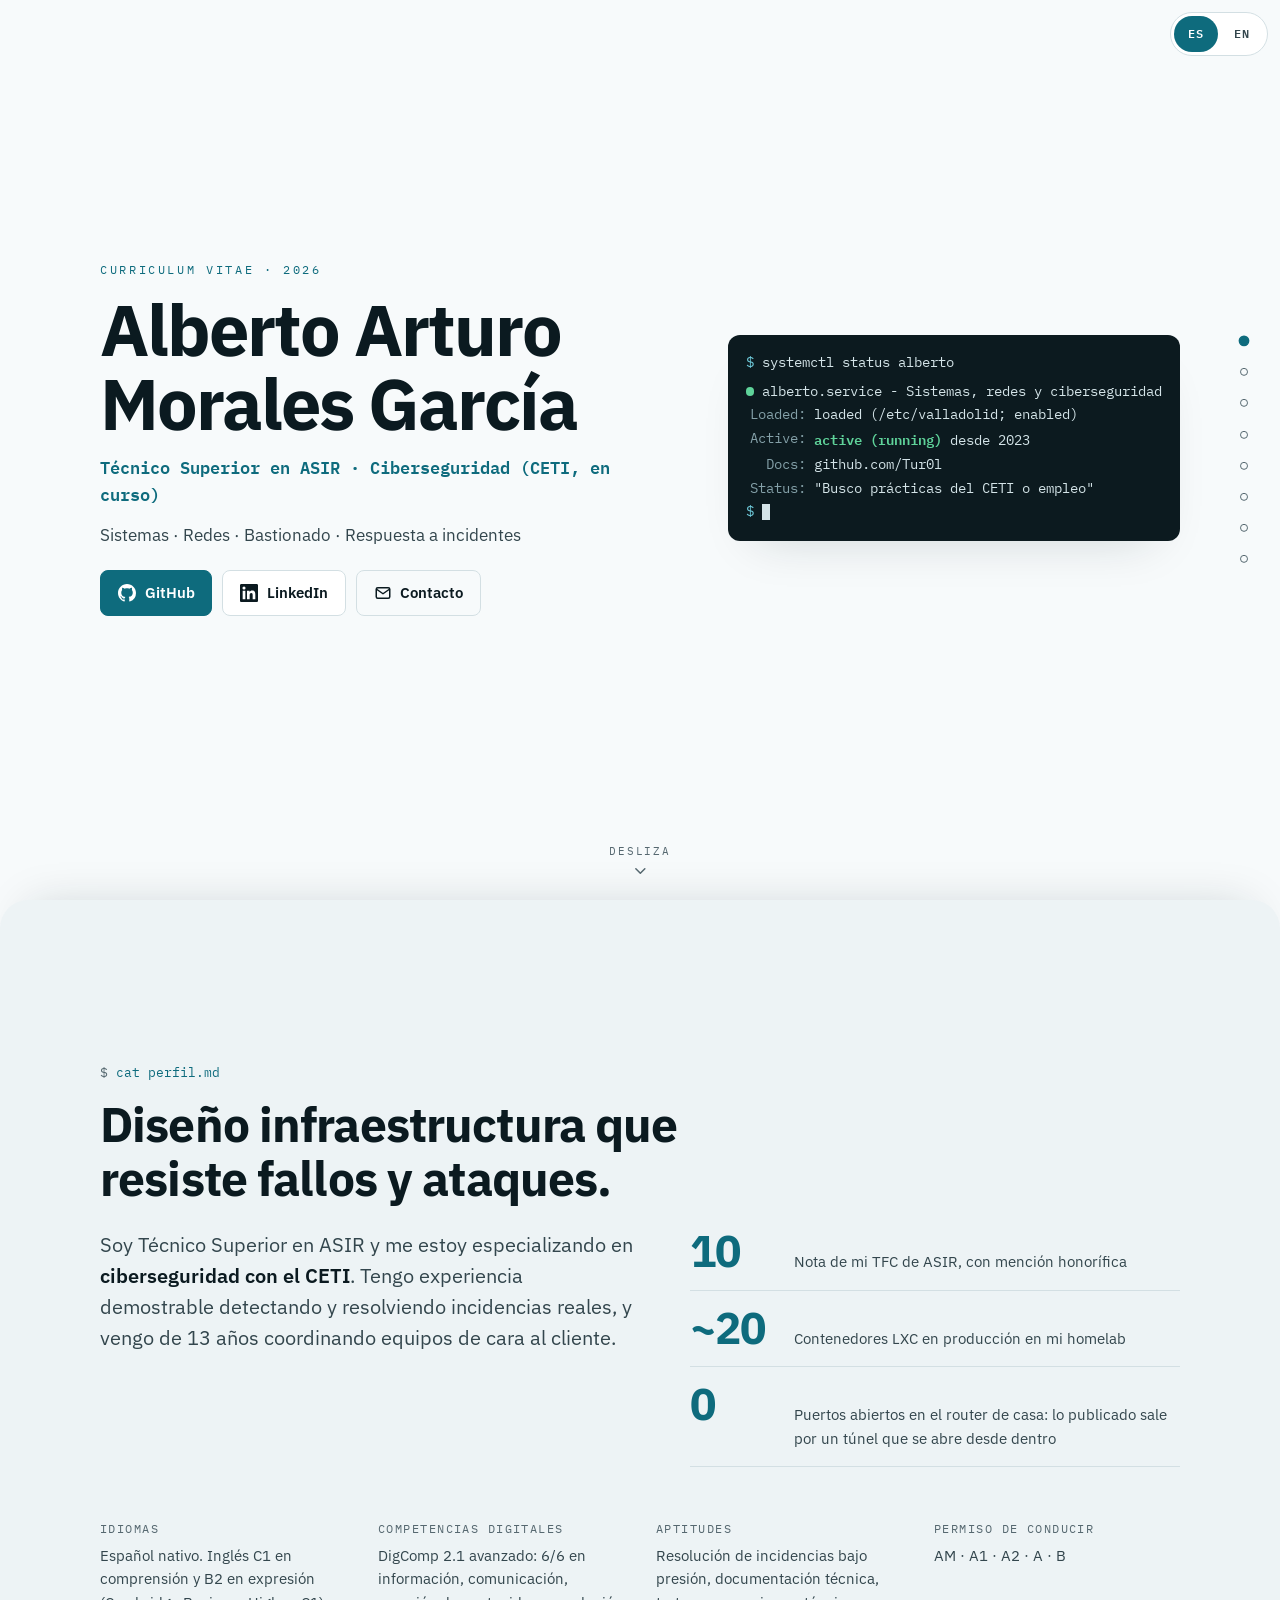
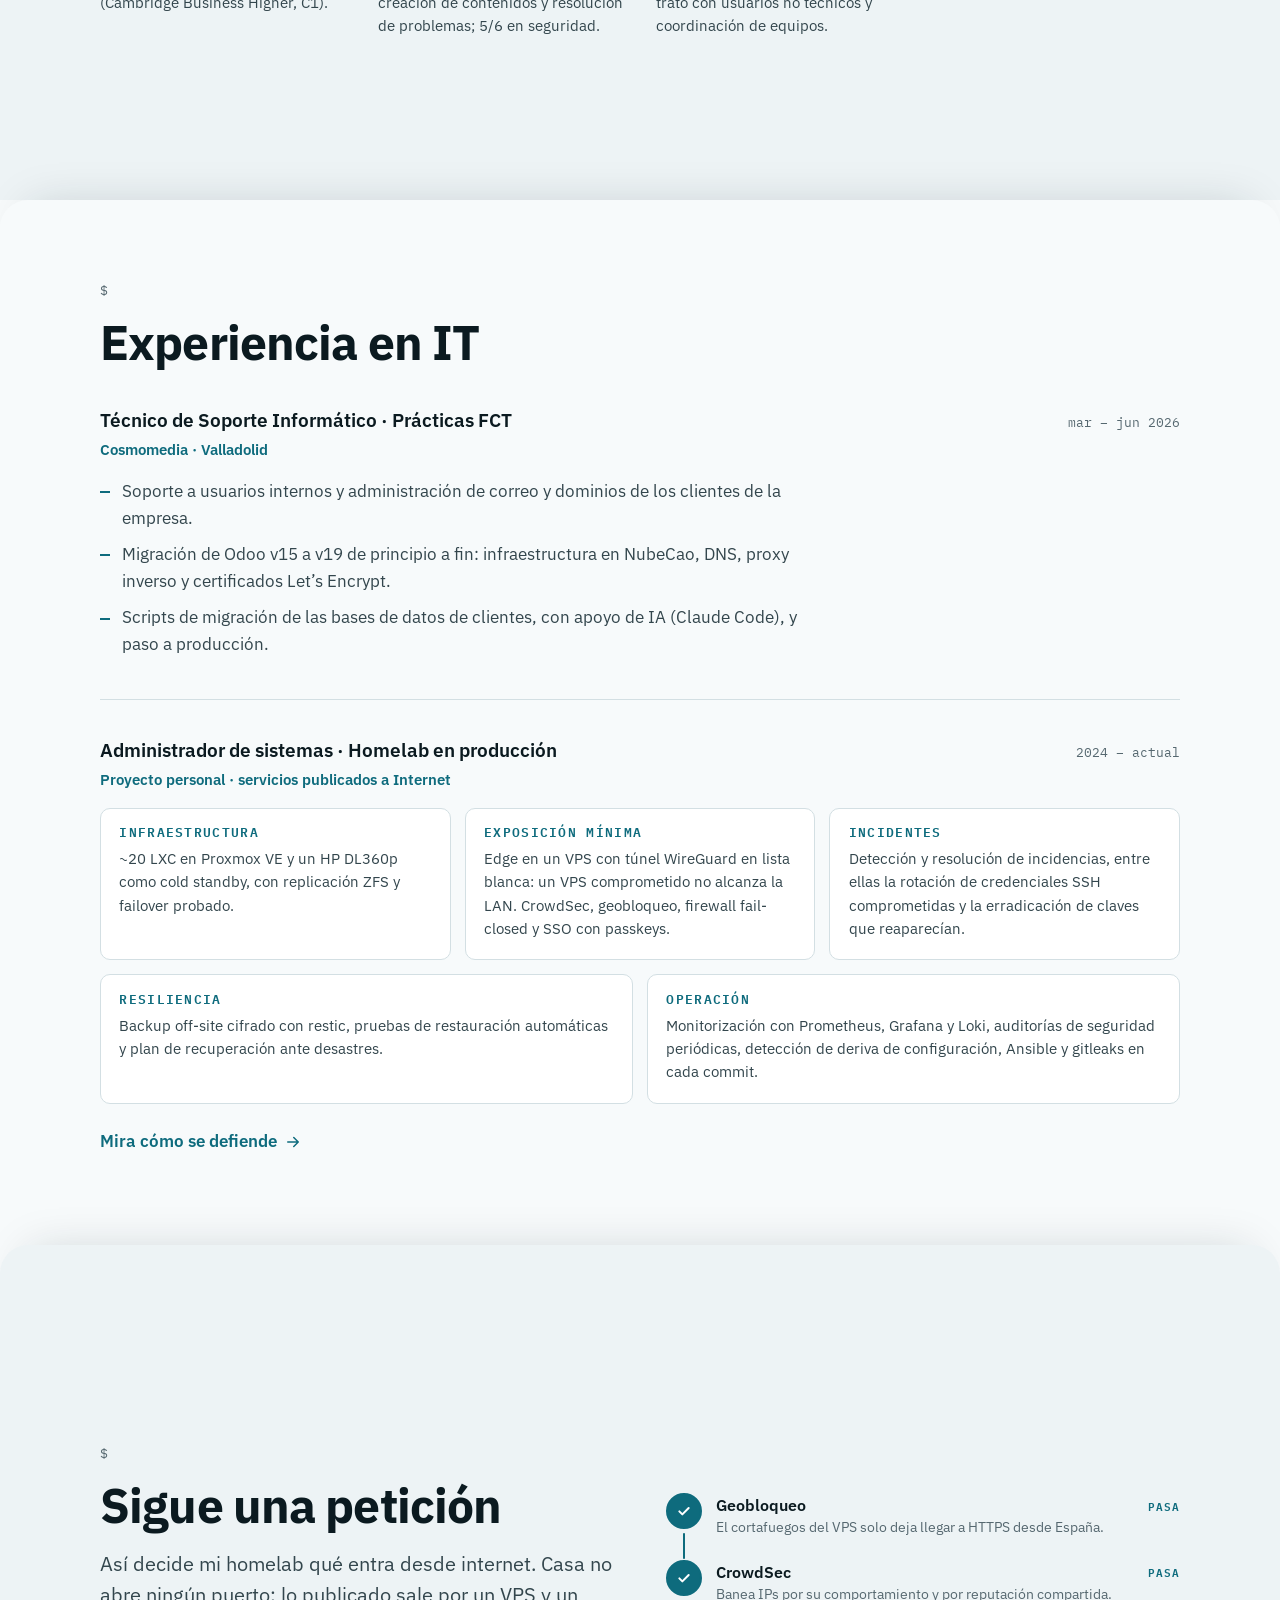
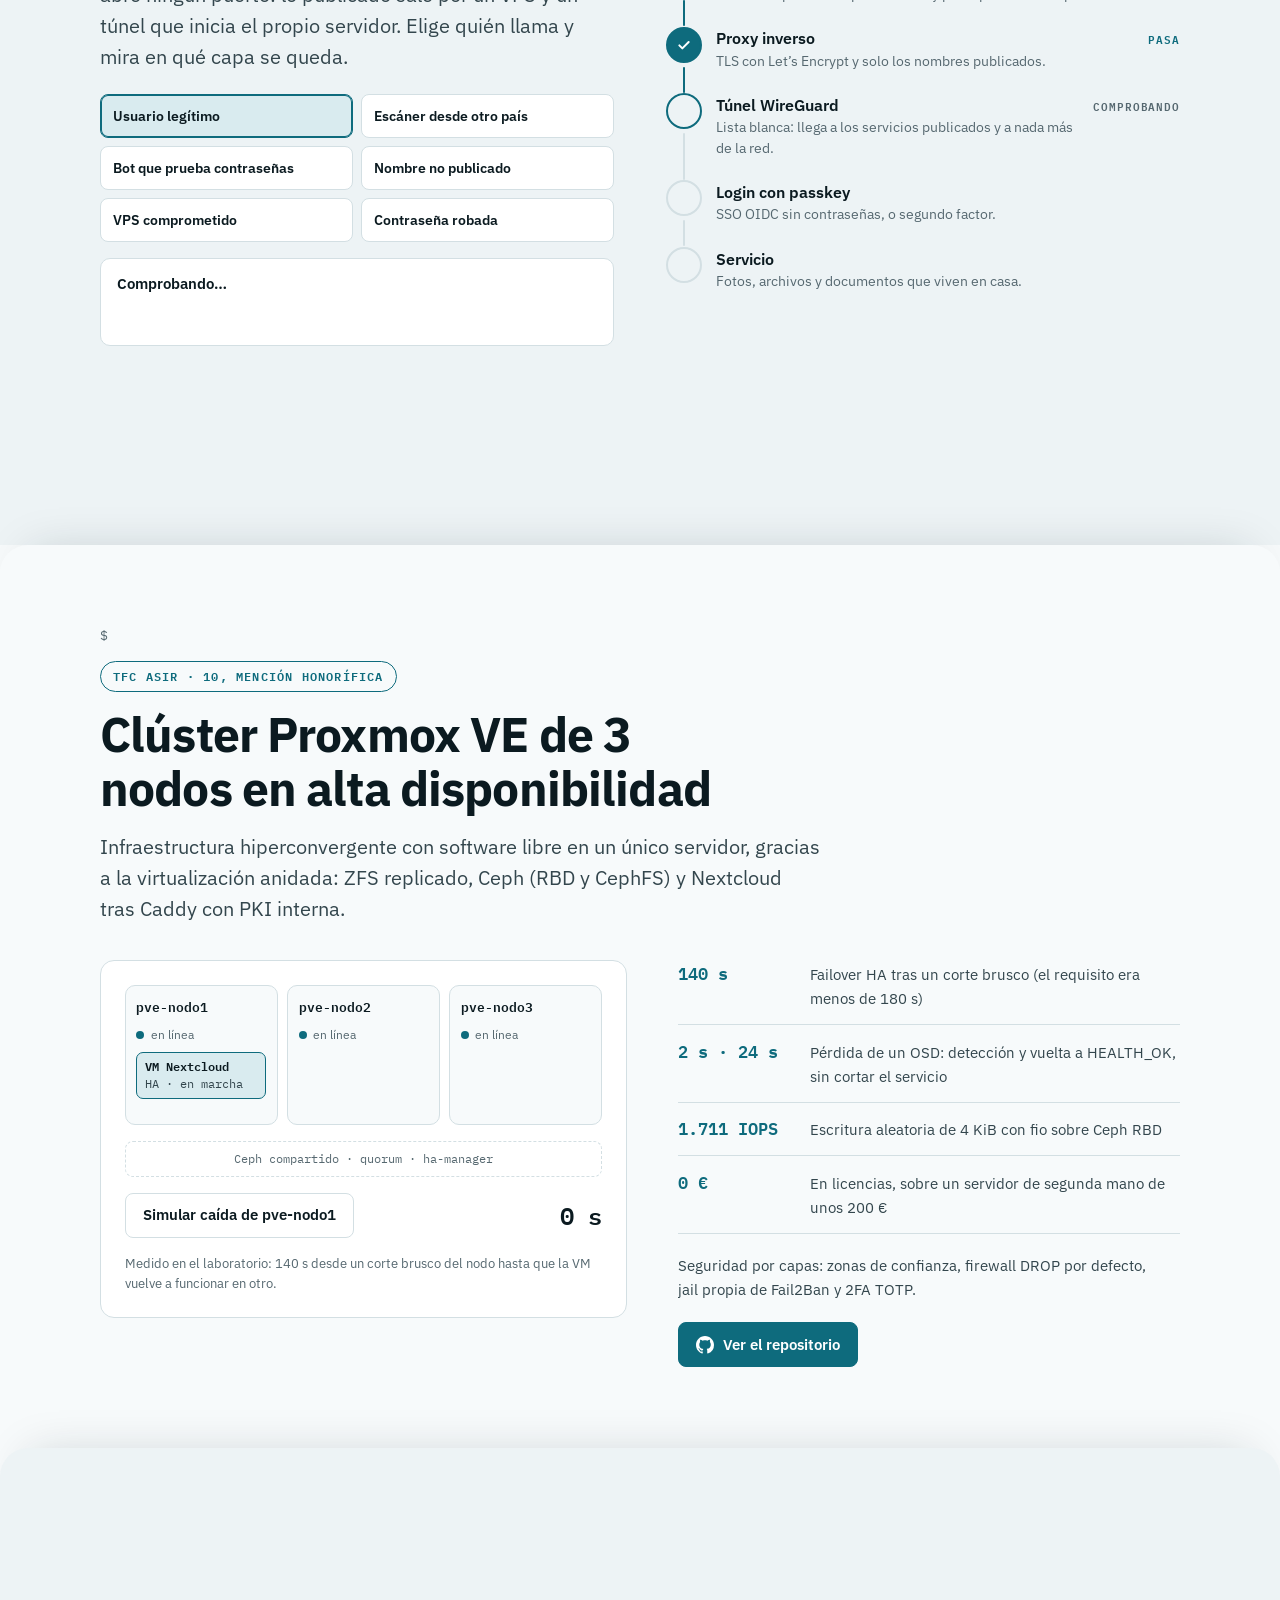
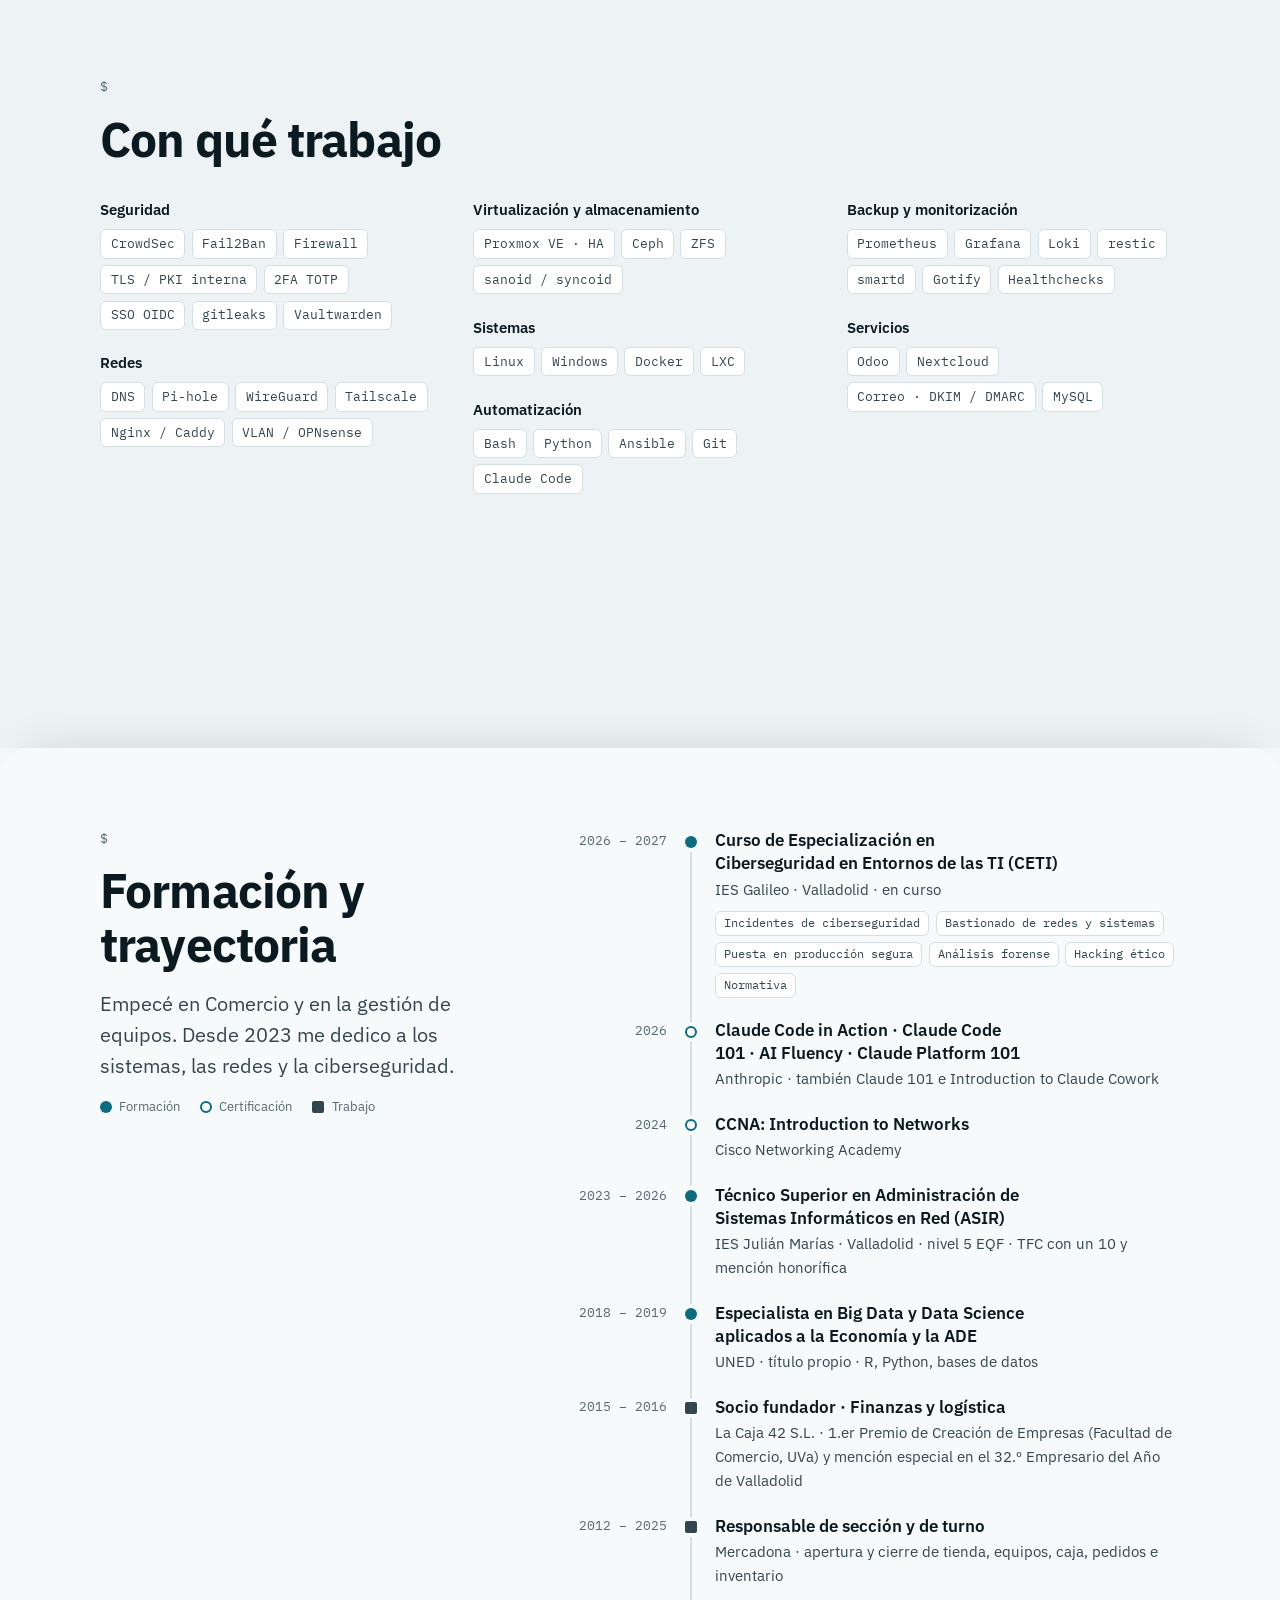
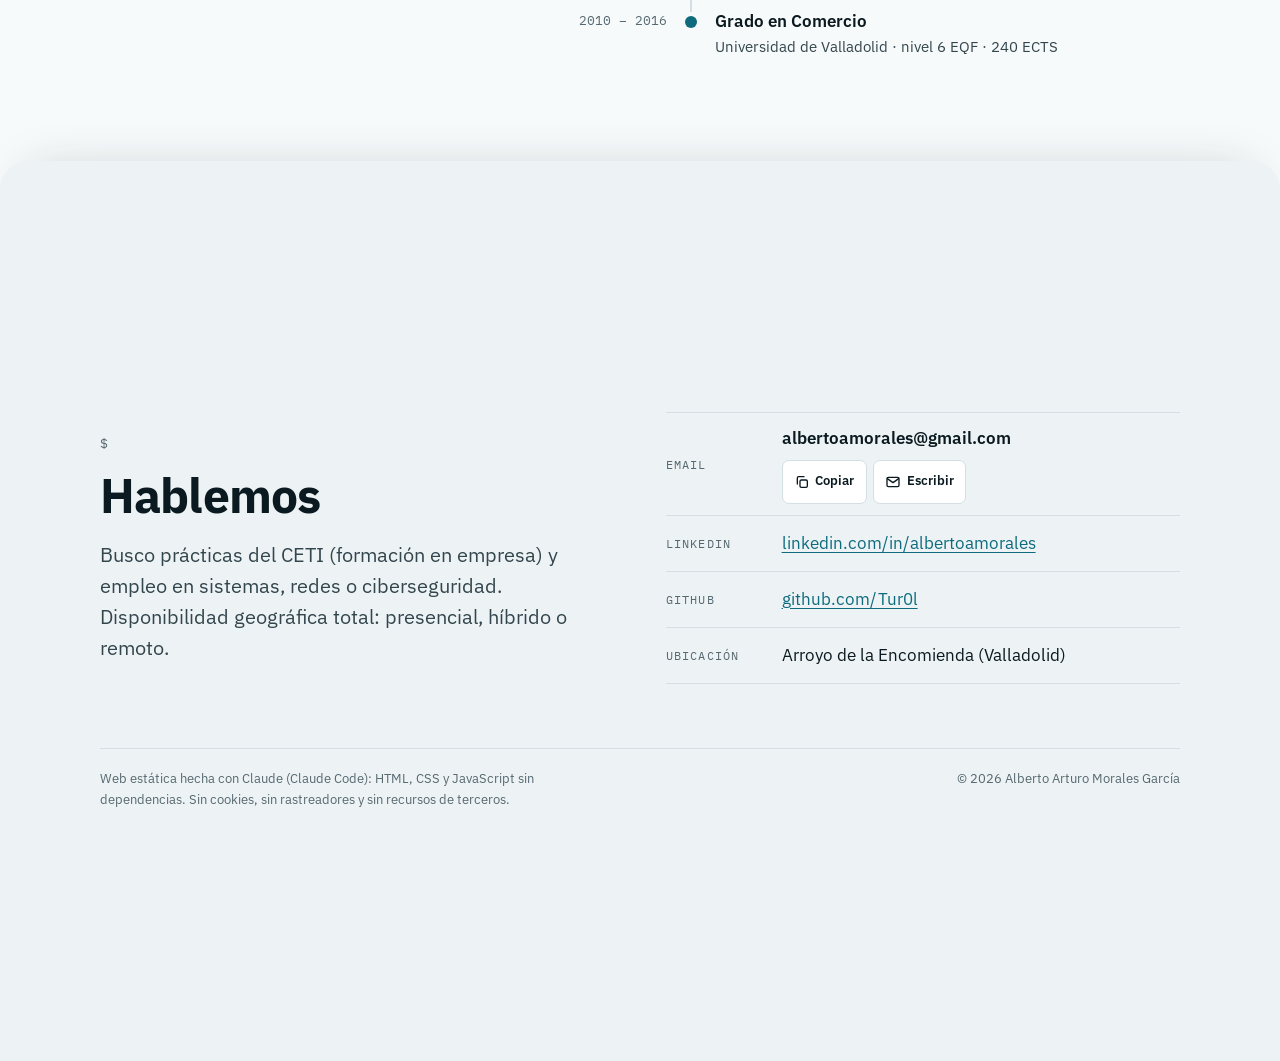
<file: site/index.html>
<!doctype html>
<!--
  ¿Mirando el código fuente? Me gusta la gente que hace eso.
  Abre la consola del navegador (F12): hay algo para ti.
  El código de esta web es público: https://github.com/Tur0l/cv
-->
<html lang="es">
<head>
<meta charset="utf-8">
<meta name="viewport" content="width=device-width, initial-scale=1, viewport-fit=cover">
<title>Alberto Morales · CV</title>
<meta name="description" content="Alberto Arturo Morales García. Técnico Superior en ASIR especializándose en ciberseguridad (CETI). Sistemas, redes, bastionado y respuesta a incidentes. Valladolid.">
<meta name="color-scheme" content="light dark">
<meta name="theme-color" content="#f7fafb" media="(prefers-color-scheme: light)">
<meta name="theme-color" content="#091317" media="(prefers-color-scheme: dark)">
<meta name="referrer" content="strict-origin-when-cross-origin">
<meta property="og:type" content="profile">
<meta property="og:title" content="Alberto Morales García · Sistemas y ciberseguridad">
<meta property="og:description" content="Técnico Superior en ASIR · Ciberseguridad (CETI, en curso). Sistemas, redes, bastionado y respuesta a incidentes.">
<meta property="og:locale" content="es_ES">
<meta property="og:locale:alternate" content="en_GB">
<meta property="og:url" content="https://cv.turolol.win/">
<meta property="og:image" content="https://cv.turolol.win/assets/img/og.png">
<meta property="og:image:width" content="1200">
<meta property="og:image:height" content="630">
<meta property="og:image:alt" content="Alberto Arturo Morales García, sistemas y ciberseguridad">
<meta name="twitter:card" content="summary_large_image">
<link rel="canonical" href="https://cv.turolol.win/">
<link rel="alternate" hreflang="es" href="https://cv.turolol.win/">
<link rel="alternate" hreflang="en" href="https://cv.turolol.win/en/">
<link rel="alternate" hreflang="x-default" href="https://cv.turolol.win/">
<link rel="icon" href="assets/img/favicon.svg" type="image/svg+xml">
<link rel="preload" href="assets/fonts/ibm-plex-sans-latin-400-normal.woff2" as="font" type="font/woff2" crossorigin>
<link rel="preload" href="assets/fonts/ibm-plex-sans-latin-700-normal.woff2" as="font" type="font/woff2" crossorigin>
<link rel="stylesheet" href="assets/css/style.css?v=20261021">
<script src="assets/js/main.js?v=20261021" defer></script>
<script type="application/ld+json">
{"@context":"https://schema.org","@type":"Person","name":"Alberto Arturo Morales García","jobTitle":"Técnico Superior en ASIR · Ciberseguridad","address":{"@type":"PostalAddress","addressLocality":"Arroyo de la Encomienda","addressRegion":"Valladolid","addressCountry":"ES"},"sameAs":["https://github.com/Tur0l","https://www.linkedin.com/in/albertoamorales/"],"alumniOf":[{"@type":"EducationalOrganization","name":"IES Julián Marías"},{"@type":"CollegeOrUniversity","name":"Universidad de Valladolid"}],"knowsLanguage":["es","en"],"knowsAbout":["Proxmox VE","ZFS","Ceph","WireGuard","CrowdSec","Linux","Ciberseguridad"]}
</script>
</head>
<body>
<svg class="sprite" aria-hidden="true" focusable="false">
  <symbol id="i-github" viewBox="0 0 16 16"><path fill="currentColor" d="M8 0C3.58 0 0 3.58 0 8c0 3.54 2.29 6.53 5.47 7.59.4.07.55-.17.55-.38 0-.19-.01-.82-.01-1.49-2.01.37-2.53-.49-2.69-.94-.09-.23-.48-.94-.82-1.13-.28-.15-.68-.52-.01-.53.63-.01 1.08.58 1.23.82.72 1.21 1.87.87 2.33.66.07-.52.28-.87.51-1.07-1.78-.2-3.64-.89-3.64-3.95 0-.87.31-1.59.82-2.15-.08-.2-.36-1.02.08-2.12 0 0 .67-.21 2.2.82.64-.18 1.32-.27 2-.27.68 0 1.36.09 2 .27 1.53-1.04 2.2-.82 2.2-.82.44 1.1.16 1.92.08 2.12.51.56.82 1.27.82 2.15 0 3.07-1.87 3.75-3.65 3.95.29.25.54.73.54 1.48 0 1.07-.01 1.93-.01 2.2 0 .21.15.46.55.38A8.01 8.01 0 0 0 16 8c0-4.42-3.58-8-8-8z"/></symbol>
  <symbol id="i-linkedin" viewBox="0 0 24 24"><path fill="currentColor" d="M20.45 20.45h-3.56v-5.57c0-1.33-.03-3.04-1.85-3.04-1.85 0-2.14 1.45-2.14 2.94v5.67H9.35V9h3.41v1.56h.05c.48-.9 1.64-1.85 3.37-1.85 3.6 0 4.27 2.37 4.27 5.46v6.28zM5.34 7.43a2.06 2.06 0 1 1 0-4.13 2.06 2.06 0 0 1 0 4.13zm1.78 13.02H3.56V9h3.56v11.45zM22.23 0H1.77C.79 0 0 .77 0 1.73v20.54C0 23.23.79 24 1.77 24h20.45c.98 0 1.78-.77 1.78-1.73V1.73C24 .77 23.2 0 22.22 0h.01z"/></symbol>
  <symbol id="i-arrow" viewBox="0 0 24 24"><g fill="none" stroke="currentColor" stroke-width="2" stroke-linecap="round" stroke-linejoin="round"><path d="M5 12h14M13 6l6 6-6 6"/></g></symbol>
  <symbol id="i-down" viewBox="0 0 24 24"><g fill="none" stroke="currentColor" stroke-width="2" stroke-linecap="round" stroke-linejoin="round"><path d="M6 9l6 6 6-6"/></g></symbol>
  <symbol id="i-check" viewBox="0 0 24 24"><g fill="none" stroke="currentColor" stroke-width="3" stroke-linecap="round" stroke-linejoin="round"><path d="M5 12.5l4.5 4.5L19 7.5"/></g></symbol>
  <symbol id="i-x" viewBox="0 0 24 24"><g fill="none" stroke="currentColor" stroke-width="3" stroke-linecap="round" stroke-linejoin="round"><path d="M7 7l10 10M17 7L7 17"/></g></symbol>
  <symbol id="i-copy" viewBox="0 0 24 24"><g fill="none" stroke="currentColor" stroke-width="2" stroke-linecap="round" stroke-linejoin="round"><rect x="9" y="9" width="11" height="11" rx="2"/><path d="M5 15V6a2 2 0 0 1 2-2h8"/></g></symbol>
  <symbol id="i-mail" viewBox="0 0 24 24"><g fill="none" stroke="currentColor" stroke-width="2" stroke-linecap="round" stroke-linejoin="round"><rect x="3" y="5" width="18" height="14" rx="2"/><path d="M3.5 7l8.5 6 8.5-6"/></g></symbol>
</svg>

<a class="skip" href="#perfil">Saltar al contenido</a>
<div class="progress" aria-hidden="true"><span></span></div>
<nav class="lang" aria-label="Idioma">
  <a href="./" lang="es" hreflang="es" aria-current="true">ES</a>
  <a href="en/" lang="en" hreflang="en">EN</a>
</nav>

<nav class="rail" aria-label="Secciones">
  <ol>
    <li><a href="#inicio" aria-current="true"><span>Inicio</span></a></li>
    <li><a href="#perfil"><span>Perfil</span></a></li>
    <li><a href="#experiencia"><span>Experiencia</span></a></li>
    <li><a href="#homelab"><span>Homelab</span></a></li>
    <li><a href="#tfc"><span>TFC</span></a></li>
    <li><a href="#stack"><span>Stack</span></a></li>
    <li><a href="#trayectoria"><span>Trayectoria</span></a></li>
    <li><a href="#contacto"><span>Contacto</span></a></li>
  </ol>
</nav>

<main>

<section id="inicio" class="slide hero" aria-labelledby="nombre">
  <div class="wrap hero-grid">
    <div class="hero-text">
      <p class="eyebrow">Curriculum vitae · 2026</p>
      <h1 id="nombre">Alberto Arturo<br> Morales García</h1>
      <p class="role">Técnico Superior en ASIR · Ciberseguridad (CETI, en curso)</p>
      <p class="tagline">Sistemas · Redes · Bastionado · Respuesta a incidentes</p>
      <div class="cta">
        <a class="btn btn-primary" href="https://github.com/Tur0l" rel="me noopener"><svg class="ic" aria-hidden="true"><use href="#i-github"/></svg>GitHub</a>
        <a class="btn" href="https://www.linkedin.com/in/albertoamorales/" rel="me noopener"><svg class="ic" aria-hidden="true"><use href="#i-linkedin"/></svg>LinkedIn</a>
        <a class="btn btn-ghost" href="#contacto"><svg class="ic" aria-hidden="true"><use href="#i-mail"/></svg>Contacto</a>
      </div>
    </div>
    <figure class="term">
      <figcaption class="sr-only">Mi estado, escrito como la salida de systemctl status</figcaption>
      <p class="term-cmd"><span class="prompt" aria-hidden="true">$</span><span class="typed">systemctl status alberto</span></p>
      <p class="term-unit"><span class="dot" aria-hidden="true"></span><span>alberto.service - Sistemas, redes y ciberseguridad</span></p>
      <dl>
        <div><dt>Loaded:</dt><dd>loaded (/etc/valladolid; enabled)</dd></div>
        <div><dt>Active:</dt><dd><span class="ok">active (running)</span> desde 2023</dd></div>
        <div><dt>Docs:</dt><dd>github.com/Tur0l</dd></div>
        <div><dt>Status:</dt><dd>"Busco prácticas del CETI o empleo"</dd></div>
      </dl>
      <p class="term-cmd term-last" aria-hidden="true"><span class="prompt">$</span><span class="caret"></span></p>
    </figure>
  </div>
  <a class="next" href="#perfil"><span>Desliza</span><svg class="ic" aria-hidden="true"><use href="#i-down"/></svg></a>
</section>

<section id="perfil" class="slide alt" aria-labelledby="perfil-t">
  <div class="wrap">
    <p class="cmd" aria-hidden="true"><span class="cmd-prompt">$</span><span class="cmd-text">cat perfil.md</span><span class="cmd-caret"></span></p>
    <h2 id="perfil-t" class="reveal">Diseño infraestructura que resiste fallos y ataques.</h2>
    <div class="perfil-grid">
      <p class="lead reveal">Soy Técnico Superior en ASIR y me estoy especializando en <strong>ciberseguridad con el CETI</strong>. Tengo experiencia demostrable detectando y resolviendo incidencias reales, y vengo de 13 años coordinando equipos de cara al cliente.</p>
      <ul class="figures">
        <li class="reveal"><strong>10</strong><span>Nota de mi TFC de ASIR, con mención honorífica</span></li>
        <li class="reveal"><strong>~20</strong><span>Contenedores LXC en producción en mi homelab</span></li>
        <li class="reveal"><strong>0</strong><span>Puertos abiertos en el router de casa: lo publicado sale por un túnel que se abre desde dentro</span></li>
      </ul>
    </div>
    <dl class="facts">
      <div class="reveal"><dt>Idiomas</dt><dd>Español nativo. Inglés C1 en comprensión y B2 en expresión (Cambridge Business Higher, C1).</dd></div>
      <div class="reveal"><dt>Competencias digitales</dt><dd>DigComp 2.1 avanzado: 6/6 en información, comunicación, creación de contenidos y resolución de problemas; 5/6 en seguridad.</dd></div>
      <div class="reveal"><dt>Aptitudes</dt><dd>Resolución de incidencias bajo presión, documentación técnica, trato con usuarios no técnicos y coordinación de equipos.</dd></div>
      <div class="reveal"><dt>Permiso de conducir</dt><dd>AM · A1 · A2 · A · B</dd></div>
    </dl>
  </div>
</section>

<section id="experiencia" class="slide" aria-labelledby="exp-t">
  <div class="wrap">
    <p class="cmd" aria-hidden="true"><span class="cmd-prompt">$</span><span class="cmd-text">ls -l experiencia/</span><span class="cmd-caret"></span></p>
    <h2 id="exp-t" class="reveal">Experiencia en IT</h2>

    <article class="job reveal">
      <header class="job-head">
        <h3>Técnico de Soporte Informático · Prácticas FCT</h3>
        <p class="job-org">Cosmomedia · Valladolid</p>
        <p class="job-date"><time datetime="2026-03">mar</time> – <time datetime="2026-06">jun 2026</time></p>
      </header>
      <ul class="bullets">
        <li>Soporte a usuarios internos y administración de correo y dominios de los clientes de la empresa.</li>
        <li>Migración de Odoo v15 a v19 de principio a fin: infraestructura en NubeCao, DNS, proxy inverso y certificados Let’s Encrypt.</li>
        <li>Scripts de migración de las bases de datos de clientes, con apoyo de IA (Claude Code), y paso a producción.</li>
      </ul>
    </article>

    <article class="job reveal">
      <header class="job-head">
        <h3>Administrador de sistemas · Homelab en producción</h3>
        <p class="job-org">Proyecto personal · servicios publicados a Internet</p>
        <p class="job-date"><time datetime="2024">2024</time> – actual</p>
      </header>
      <div class="cards" role="region" aria-label="Áreas del homelab" tabindex="0">
        <article class="card"><h4>Infraestructura</h4><p>~20 LXC en Proxmox VE y un HP DL360p como cold standby, con replicación ZFS y failover probado.</p></article>
        <article class="card"><h4>Exposición mínima</h4><p>Edge en un VPS con túnel WireGuard en lista blanca: un VPS comprometido no alcanza la LAN. CrowdSec, geobloqueo, firewall fail-closed y SSO con passkeys.</p></article>
        <article class="card"><h4>Incidentes</h4><p>Detección y resolución de incidencias, entre ellas la rotación de credenciales SSH comprometidas y la erradicación de claves que reaparecían.</p></article>
        <article class="card"><h4>Resiliencia</h4><p>Backup off-site cifrado con restic, pruebas de restauración automáticas y plan de recuperación ante desastres.</p></article>
        <article class="card"><h4>Operación</h4><p>Monitorización con Prometheus, Grafana y Loki, auditorías de seguridad periódicas, detección de deriva de configuración, Ansible y gitleaks en cada commit.</p></article>
      </div>
      <div class="cards-dots" aria-hidden="true"></div>
      <a class="link-arrow" href="#homelab">Mira cómo se defiende<svg class="ic" aria-hidden="true"><use href="#i-arrow"/></svg></a>
    </article>
  </div>
</section>

<section id="homelab" class="slide alt" aria-labelledby="sim-t">
  <div class="wrap sim">
    <div class="sim-intro">
      <p class="cmd" aria-hidden="true"><span class="cmd-prompt">$</span><span class="cmd-text">./sigue-una-peticion.sh</span><span class="cmd-caret"></span></p>
      <h2 id="sim-t" class="reveal">Sigue una petición</h2>
      <p class="lead reveal">Así decide mi homelab qué entra desde internet. Casa no abre ningún puerto: lo publicado sale por un VPS y un túnel que inicia el propio servidor. Elige quién llama y mira en qué capa se queda.</p>
      <div class="sim-picker" role="group" aria-label="Quién llama" hidden>
        <button type="button" data-s="legit" aria-pressed="false">Usuario legítimo</button>
        <button type="button" data-s="foreign" aria-pressed="false">Escáner desde otro país</button>
        <button type="button" data-s="brute" aria-pressed="false">Bot que prueba contraseñas</button>
        <button type="button" data-s="host" aria-pressed="false">Nombre no publicado</button>
        <button type="button" data-s="vps" aria-pressed="false">VPS comprometido</button>
        <button type="button" data-s="stolen" aria-pressed="false">Contraseña robada</button>
      </div>
      <p class="sim-result" aria-live="polite" hidden></p>
    </div>
    <ol class="layers">
      <li class="layer" data-layer="geo"><span class="st" aria-hidden="true"><svg class="i-ok"><use href="#i-check"/></svg><svg class="i-no"><use href="#i-x"/></svg></span><div><h3>Geobloqueo</h3><p>El cortafuegos del VPS solo deja llegar a HTTPS desde España.</p></div><span class="verdict"></span></li>
      <li class="layer" data-layer="crowdsec"><span class="st" aria-hidden="true"><svg class="i-ok"><use href="#i-check"/></svg><svg class="i-no"><use href="#i-x"/></svg></span><div><h3>CrowdSec</h3><p>Banea IPs por su comportamiento y por reputación compartida.</p></div><span class="verdict"></span></li>
      <li class="layer" data-layer="proxy"><span class="st" aria-hidden="true"><svg class="i-ok"><use href="#i-check"/></svg><svg class="i-no"><use href="#i-x"/></svg></span><div><h3>Proxy inverso</h3><p>TLS con Let’s Encrypt y solo los nombres publicados.</p></div><span class="verdict"></span></li>
      <li class="layer" data-layer="wg"><span class="st" aria-hidden="true"><svg class="i-ok"><use href="#i-check"/></svg><svg class="i-no"><use href="#i-x"/></svg></span><div><h3>Túnel WireGuard</h3><p>Lista blanca: llega a los servicios publicados y a nada más de la red.</p></div><span class="verdict"></span></li>
      <li class="layer" data-layer="login"><span class="st" aria-hidden="true"><svg class="i-ok"><use href="#i-check"/></svg><svg class="i-no"><use href="#i-x"/></svg></span><div><h3>Login con passkey</h3><p>SSO OIDC sin contraseñas, o segundo factor.</p></div><span class="verdict"></span></li>
      <li class="layer" data-layer="svc"><span class="st" aria-hidden="true"><svg class="i-ok"><use href="#i-check"/></svg><svg class="i-no"><use href="#i-x"/></svg></span><div><h3>Servicio</h3><p>Fotos, archivos y documentos que viven en casa.</p></div><span class="verdict"></span></li>
    </ol>
  </div>
</section>

<section id="tfc" class="slide" aria-labelledby="tfc-t">
  <div class="wrap">
    <p class="cmd" aria-hidden="true"><span class="cmd-prompt">$</span><span class="cmd-text">ha-manager status</span><span class="cmd-caret"></span></p>
    <p class="badge reveal">TFC ASIR · 10, mención honorífica</p>
    <h2 id="tfc-t" class="reveal">Clúster Proxmox VE de 3 nodos en alta disponibilidad</h2>
    <p class="lead reveal">Infraestructura hiperconvergente con software libre en un único servidor, gracias a la virtualización anidada: ZFS replicado, Ceph (RBD y CephFS) y Nextcloud tras Caddy con PKI interna.</p>
    <div class="tfc-grid">
      <div class="ha reveal">
        <div class="ha-nodes">
          <div class="node" data-node="1"><p class="node-name">pve-nodo1</p><p class="node-state">en línea</p><div class="slot"><p class="vm"><span class="vm-name">VM Nextcloud</span><span class="vm-state">HA · en marcha</span></p></div></div>
          <div class="node" data-node="2"><p class="node-name">pve-nodo2</p><p class="node-state">en línea</p><div class="slot"></div></div>
          <div class="node" data-node="3"><p class="node-name">pve-nodo3</p><p class="node-state">en línea</p><div class="slot"></div></div>
        </div>
        <p class="ceph">Ceph compartido · quorum · ha-manager</p>
        <div class="ha-controls" hidden>
          <button type="button" class="btn" id="ha-run">Simular caída de pve-nodo1</button>
          <p class="ha-clock" aria-hidden="true"><span id="ha-t">0</span> s</p>
        </div>
        <p class="ha-note" id="ha-status" aria-live="polite">Medido en el laboratorio: 140 s desde un corte brusco del nodo hasta que la VM vuelve a funcionar en otro.</p>
      </div>
      <div class="tfc-side">
        <ul class="results">
          <li class="reveal"><strong>140 s</strong><span>Failover HA tras un corte brusco (el requisito era menos de 180 s)</span></li>
          <li class="reveal"><strong>2 s · 24 s</strong><span>Pérdida de un OSD: detección y vuelta a HEALTH_OK, sin cortar el servicio</span></li>
          <li class="reveal"><strong>1.711 IOPS</strong><span>Escritura aleatoria de 4 KiB con fio sobre Ceph RBD</span></li>
          <li class="reveal"><strong>0 €</strong><span>En licencias, sobre un servidor de segunda mano de unos 200 €</span></li>
        </ul>
        <p class="tfc-sec reveal">Seguridad por capas: zonas de confianza, firewall DROP por defecto, jail propia de Fail2Ban y 2FA TOTP.</p>
        <a class="btn btn-primary reveal" href="https://github.com/Tur0l/proxmox-ha-ceph-nextcloud" rel="noopener"><svg class="ic" aria-hidden="true"><use href="#i-github"/></svg>Ver el repositorio</a>
      </div>
    </div>
  </div>
</section>

<section id="stack" class="slide alt" aria-labelledby="stack-t">
  <div class="wrap">
    <p class="cmd" aria-hidden="true"><span class="cmd-prompt">$</span><span class="cmd-text">apt list --installed</span><span class="cmd-caret"></span></p>
    <h2 id="stack-t" class="reveal">Con qué trabajo</h2>
    <div class="stack">
      <div class="stack-group reveal"><h3>Seguridad</h3><ul class="tags"><li>CrowdSec</li><li>Fail2Ban</li><li>Firewall</li><li>TLS / PKI interna</li><li>2FA TOTP</li><li>SSO OIDC</li><li>gitleaks</li><li>Vaultwarden</li></ul></div>
      <div class="stack-group reveal"><h3>Redes</h3><ul class="tags"><li>DNS</li><li>Pi-hole</li><li>WireGuard</li><li>Tailscale</li><li>Nginx / Caddy</li><li>VLAN / OPNsense</li></ul></div>
      <div class="stack-group reveal"><h3>Virtualización y almacenamiento</h3><ul class="tags"><li>Proxmox VE · HA</li><li>Ceph</li><li>ZFS</li><li>sanoid / syncoid</li></ul></div>
      <div class="stack-group reveal"><h3>Sistemas</h3><ul class="tags"><li>Linux</li><li>Windows</li><li>Docker</li><li>LXC</li></ul></div>
      <div class="stack-group reveal"><h3>Automatización</h3><ul class="tags"><li>Bash</li><li>Python</li><li>Ansible</li><li>Git</li><li>Claude Code</li></ul></div>
      <div class="stack-group reveal"><h3>Backup y monitorización</h3><ul class="tags"><li>Prometheus</li><li>Grafana</li><li>Loki</li><li>restic</li><li>smartd</li><li>Gotify</li><li>Healthchecks</li></ul></div>
      <div class="stack-group reveal"><h3>Servicios</h3><ul class="tags"><li>Odoo</li><li>Nextcloud</li><li>Correo · DKIM / DMARC</li><li>MySQL</li></ul></div>
    </div>
  </div>
</section>

<section id="trayectoria" class="slide" aria-labelledby="tray-t">
  <div class="wrap tray">
    <div class="tray-intro">
      <p class="cmd" aria-hidden="true"><span class="cmd-prompt">$</span><span class="cmd-text">git log --oneline</span><span class="cmd-caret"></span></p>
      <h2 id="tray-t" class="reveal">Formación y trayectoria</h2>
      <p class="lead reveal">Empecé en Comercio y en la gestión de equipos. Desde 2023 me dedico a los sistemas, las redes y la ciberseguridad.</p>
      <ul class="legend reveal">
        <li><span class="kind kind-edu" aria-hidden="true"></span>Formación</li>
        <li><span class="kind kind-cert" aria-hidden="true"></span>Certificación</li>
        <li><span class="kind kind-work" aria-hidden="true"></span>Trabajo</li>
      </ul>
    </div>
    <ol class="timeline">
      <li class="tl reveal">
        <p class="tl-date">2026 – 2027</p><span class="tl-mark"><span class="kind kind-edu" aria-hidden="true"></span></span>
        <div class="tl-body">
          <h3><span class="sr-only">Formación: </span>Curso de Especialización en Ciberseguridad en Entornos de las TI (CETI)</h3>
          <p class="tl-org">IES Galileo · Valladolid · en curso</p>
          <ul class="tags tags-sm"><li>Incidentes de ciberseguridad</li><li>Bastionado de redes y sistemas</li><li>Puesta en producción segura</li><li>Análisis forense</li><li>Hacking ético</li><li>Normativa</li></ul>
        </div>
      </li>
      <li class="tl reveal">
        <p class="tl-date">2026</p><span class="tl-mark"><span class="kind kind-cert" aria-hidden="true"></span></span>
        <div class="tl-body">
          <h3><span class="sr-only">Certificación: </span>Claude Code in Action · Claude Code 101 · AI Fluency · Claude Platform 101</h3>
          <p class="tl-org">Anthropic · también Claude 101 e Introduction to Claude Cowork</p>
        </div>
      </li>
      <li class="tl reveal">
        <p class="tl-date">2024</p><span class="tl-mark"><span class="kind kind-cert" aria-hidden="true"></span></span>
        <div class="tl-body">
          <h3><span class="sr-only">Certificación: </span>CCNA: Introduction to Networks</h3>
          <p class="tl-org">Cisco Networking Academy</p>
        </div>
      </li>
      <li class="tl reveal">
        <p class="tl-date">2023 – 2026</p><span class="tl-mark"><span class="kind kind-edu" aria-hidden="true"></span></span>
        <div class="tl-body">
          <h3><span class="sr-only">Formación: </span>Técnico Superior en Administración de Sistemas Informáticos en Red (ASIR)</h3>
          <p class="tl-org">IES Julián Marías · Valladolid · nivel 5 EQF · TFC con un 10 y mención honorífica</p>
        </div>
      </li>
      <li class="tl reveal">
        <p class="tl-date">2018 – 2019</p><span class="tl-mark"><span class="kind kind-edu" aria-hidden="true"></span></span>
        <div class="tl-body">
          <h3><span class="sr-only">Formación: </span>Especialista en Big Data y Data Science aplicados a la Economía y la ADE</h3>
          <p class="tl-org">UNED · título propio · R, Python, bases de datos</p>
        </div>
      </li>
      <li class="tl reveal">
        <p class="tl-date">2015 – 2016</p><span class="tl-mark"><span class="kind kind-work" aria-hidden="true"></span></span>
        <div class="tl-body">
          <h3><span class="sr-only">Trabajo: </span>Socio fundador · Finanzas y logística</h3>
          <p class="tl-org">La Caja 42 S.L. · 1.er Premio de Creación de Empresas (Facultad de Comercio, UVa) y mención especial en el 32.º Empresario del Año de Valladolid</p>
        </div>
      </li>
      <li class="tl reveal">
        <p class="tl-date">2012 – 2025</p><span class="tl-mark"><span class="kind kind-work" aria-hidden="true"></span></span>
        <div class="tl-body">
          <h3><span class="sr-only">Trabajo: </span>Responsable de sección y de turno</h3>
          <p class="tl-org">Mercadona · apertura y cierre de tienda, equipos, caja, pedidos e inventario</p>
        </div>
      </li>
      <li class="tl reveal">
        <p class="tl-date">2010 – 2016</p><span class="tl-mark"><span class="kind kind-edu" aria-hidden="true"></span></span>
        <div class="tl-body">
          <h3><span class="sr-only">Formación: </span>Grado en Comercio</h3>
          <p class="tl-org">Universidad de Valladolid · nivel 6 EQF · 240 ECTS</p>
        </div>
      </li>
    </ol>
  </div>
</section>

<section id="contacto" class="slide alt" aria-labelledby="contacto-t">
  <div class="wrap">
    <div class="contact">
      <div class="contact-intro">
        <p class="cmd" aria-hidden="true"><span class="cmd-prompt">$</span><span class="cmd-text">finger alberto</span><span class="cmd-caret"></span></p>
        <h2 id="contacto-t" class="reveal">Hablemos</h2>
        <p class="lead reveal">Busco prácticas del CETI (formación en empresa) y empleo en sistemas, redes o ciberseguridad. Disponibilidad geográfica total: presencial, híbrido o remoto.</p>
      </div>
      <ul class="contact-list reveal">
        <li>
          <span class="k">Email</span>
          <span class="v" data-email data-u="albertoamorales" data-d="gmail.com">
            <span class="email-text">albertoamorales [arroba] gmail.com</span>
            <span class="email-actions" hidden>
              <button type="button" class="mini"><svg class="ic" aria-hidden="true"><use href="#i-copy"/></svg><span>Copiar</span></button>
              <a class="mini" href="#contacto"><svg class="ic" aria-hidden="true"><use href="#i-mail"/></svg>Escribir</a>
            </span>
          </span>
        </li>
        <li><span class="k">LinkedIn</span><span class="v"><a href="https://www.linkedin.com/in/albertoamorales/" rel="me noopener">linkedin.com/in/albertoamorales</a></span></li>
        <li><span class="k">GitHub</span><span class="v"><a href="https://github.com/Tur0l" rel="me noopener">github.com/Tur0l</a></span></li>
        <li><span class="k">Ubicación</span><span class="v">Arroyo de la Encomienda (Valladolid)</span></li>
      </ul>
    </div>
    <footer class="site-foot">
      <p>Web estática hecha con Claude (Claude Code): HTML, CSS y JavaScript sin dependencias. Sin cookies, sin rastreadores y sin recursos de terceros.</p>
      <p>© 2026 Alberto Arturo Morales García</p>
    </footer>
  </div>
</section>

</main>
</body>
</html>
</file>
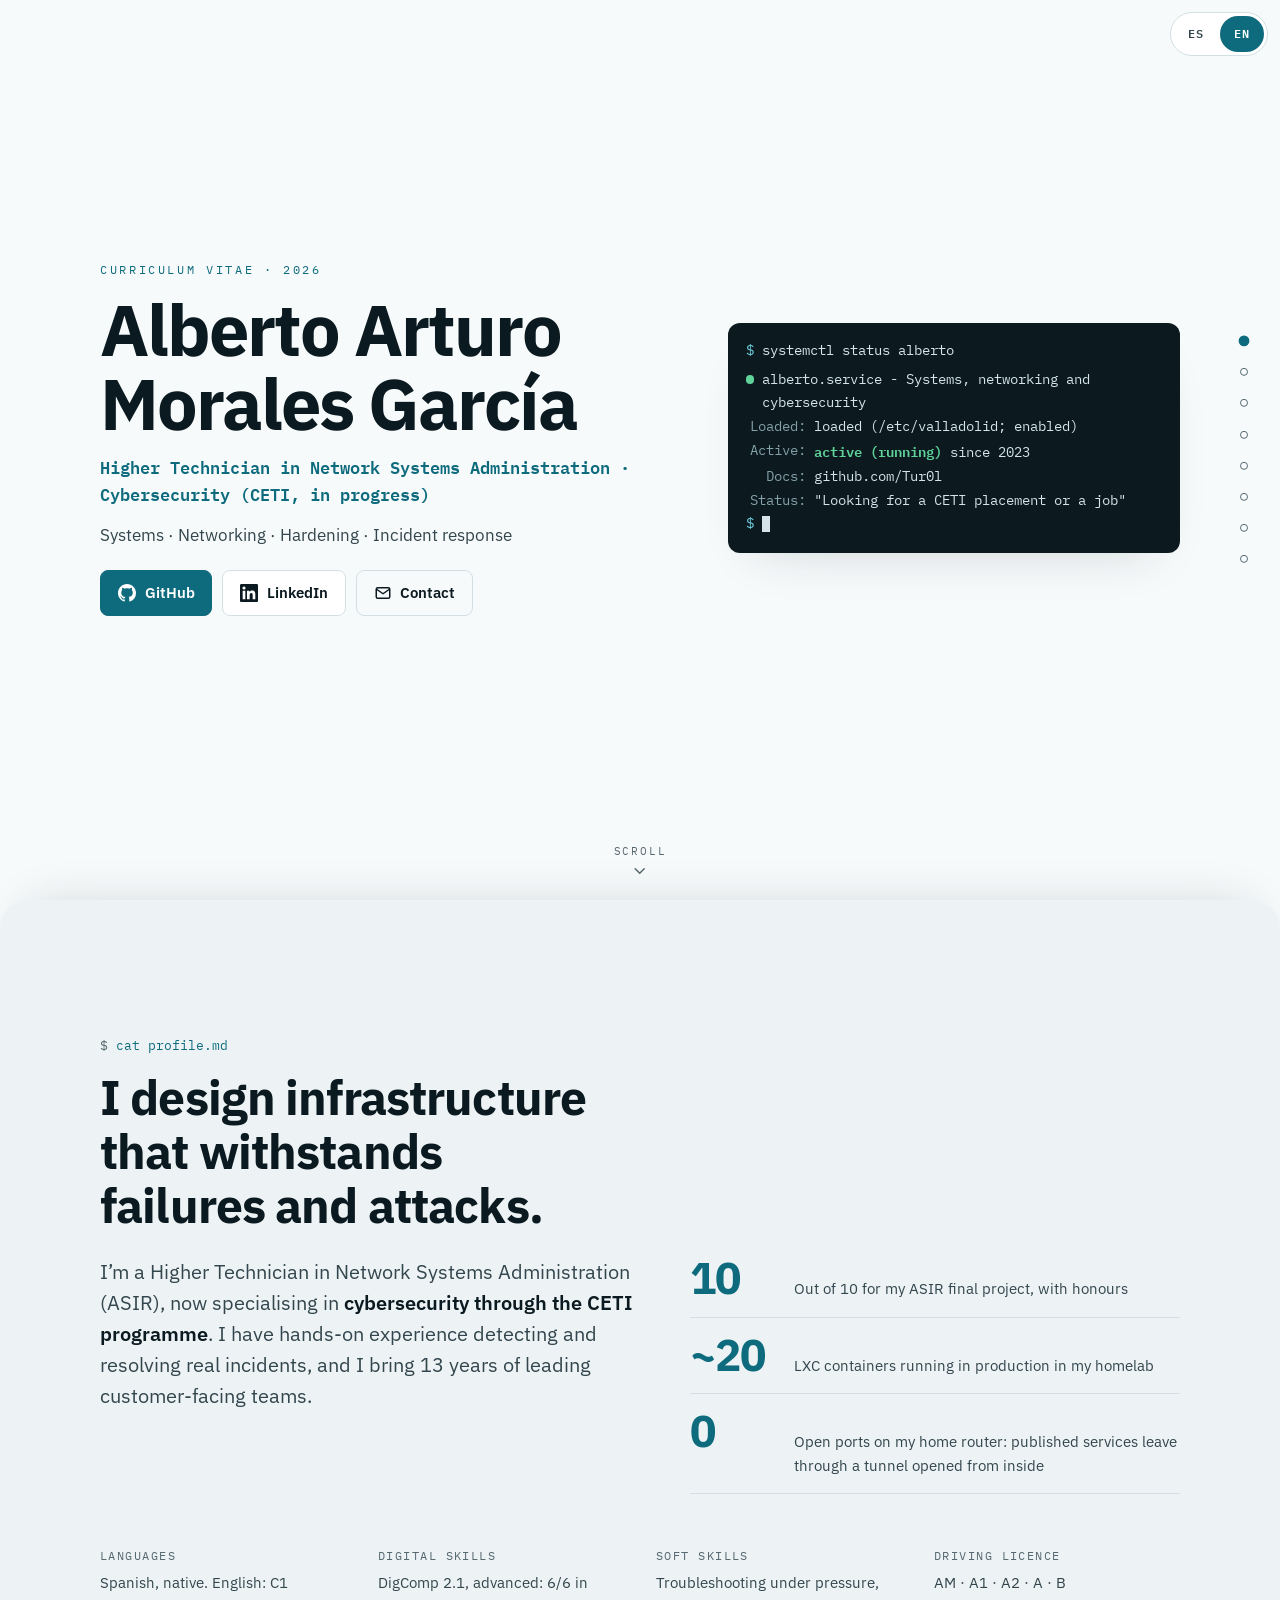
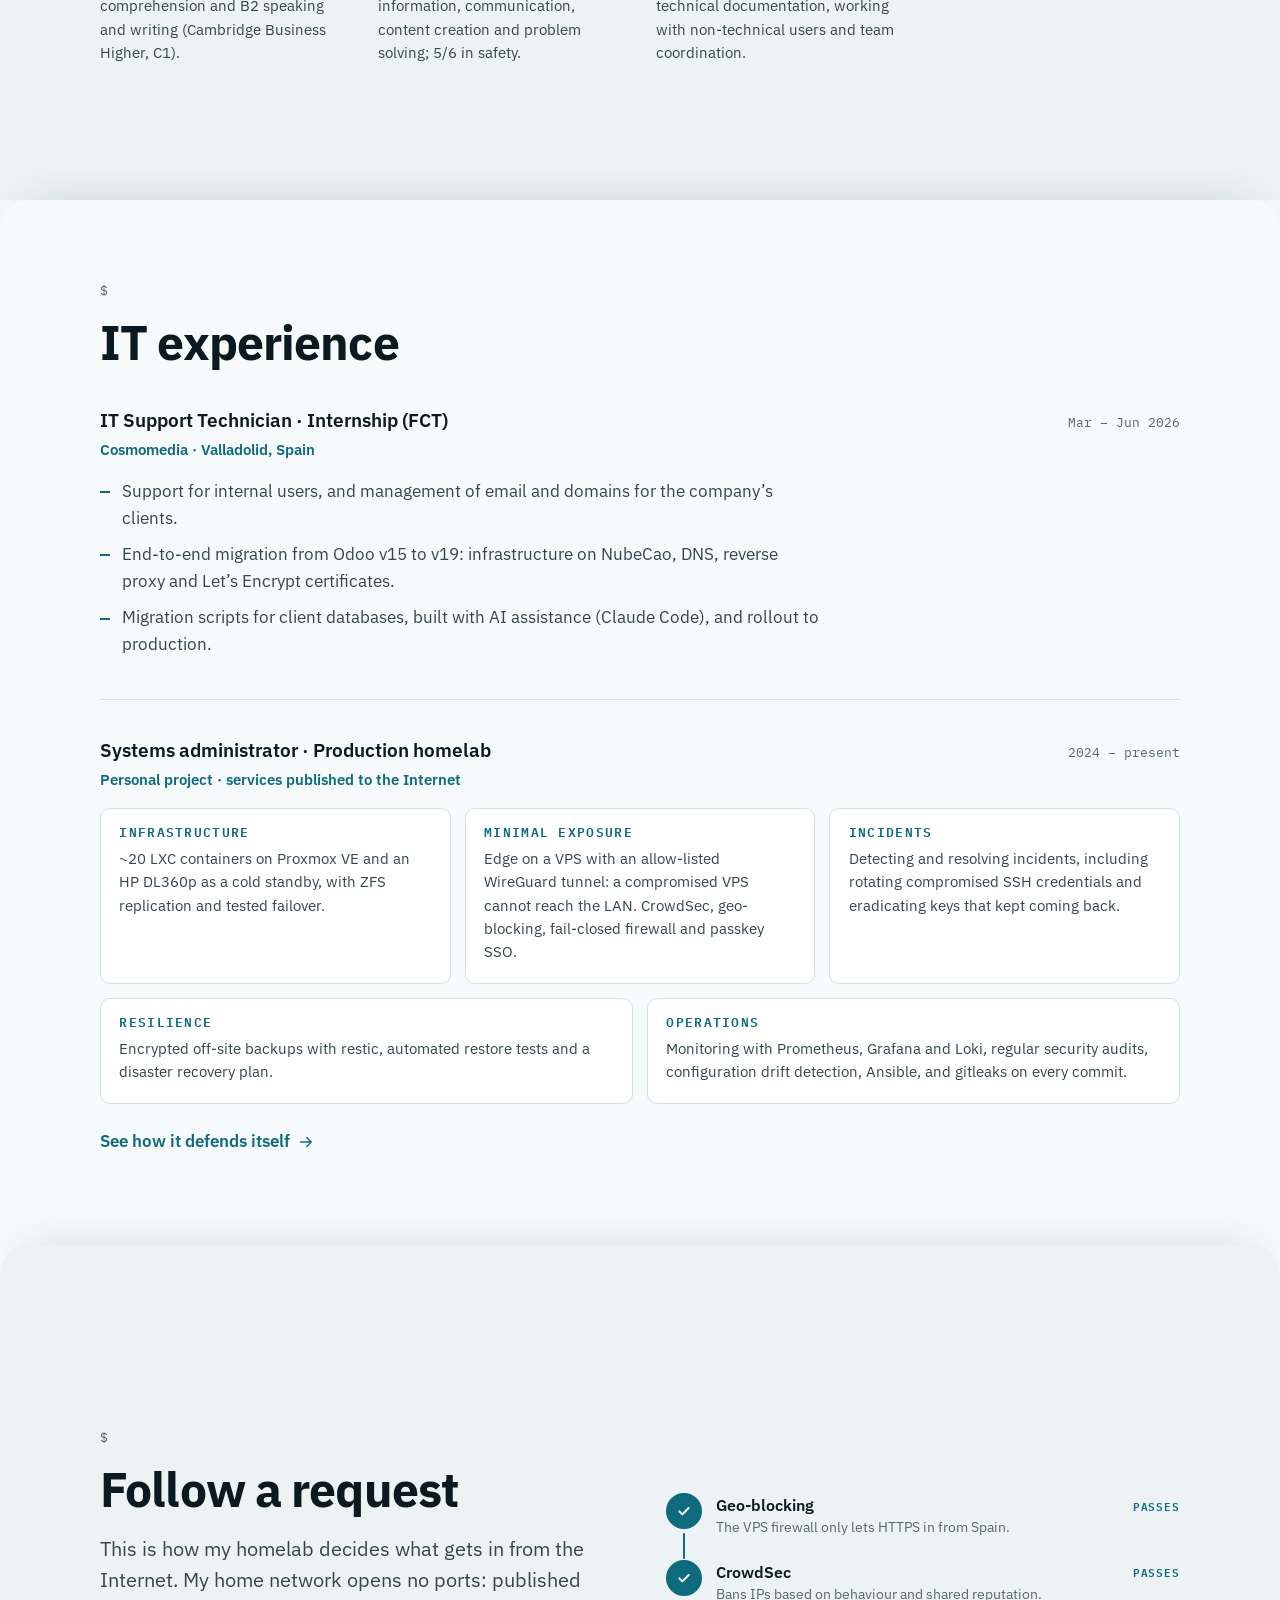
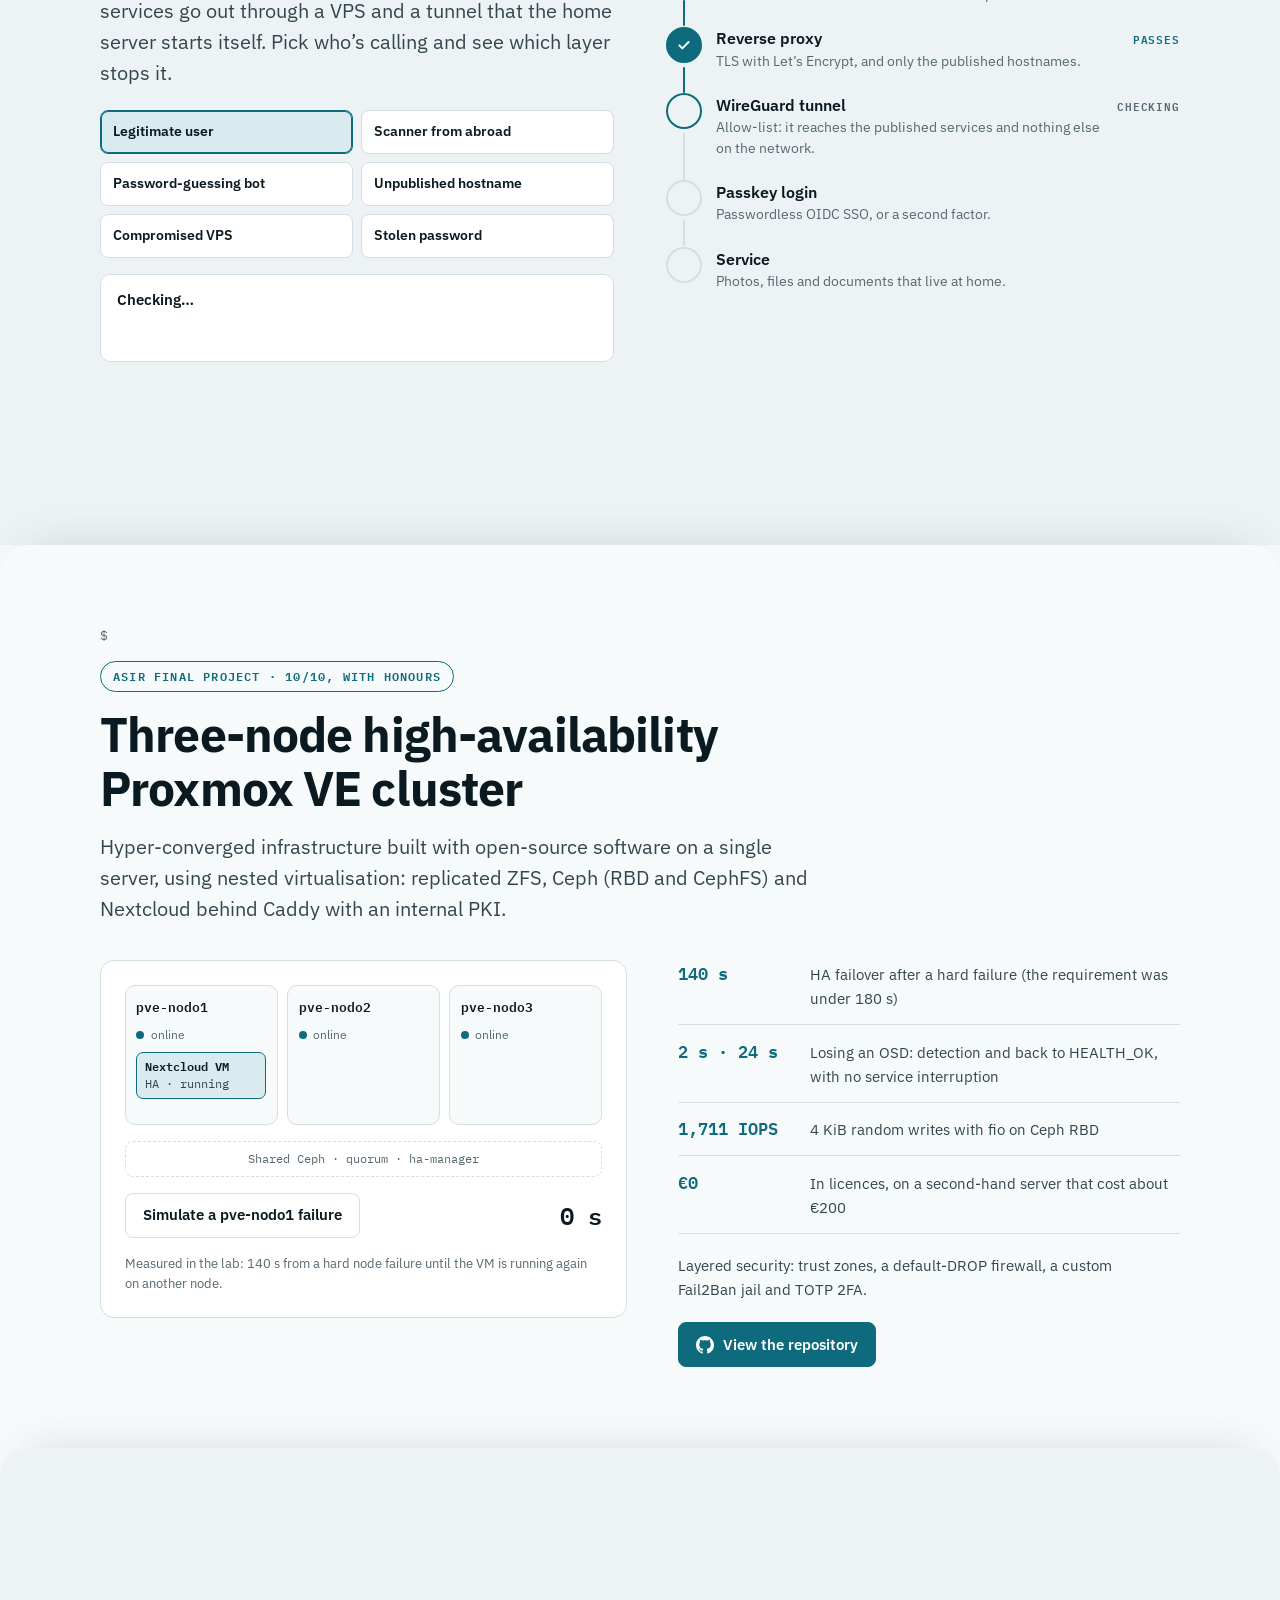
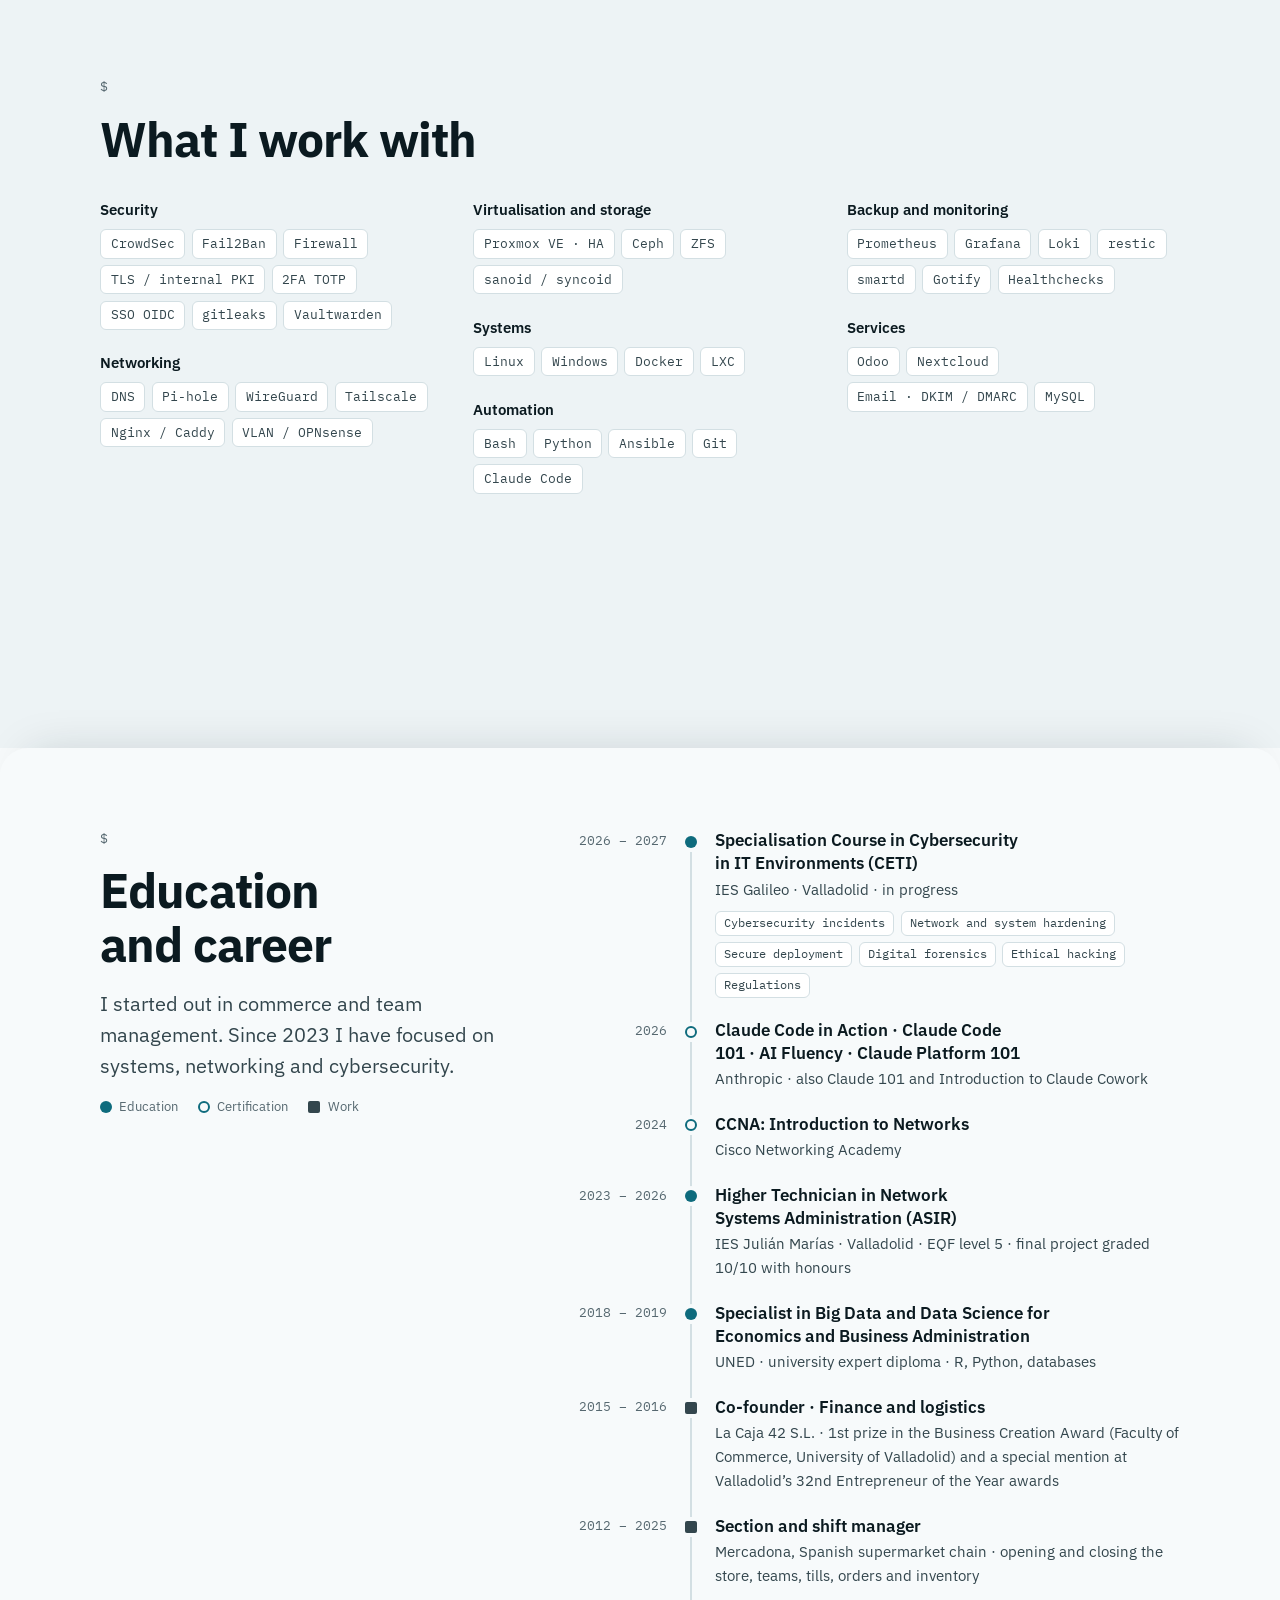
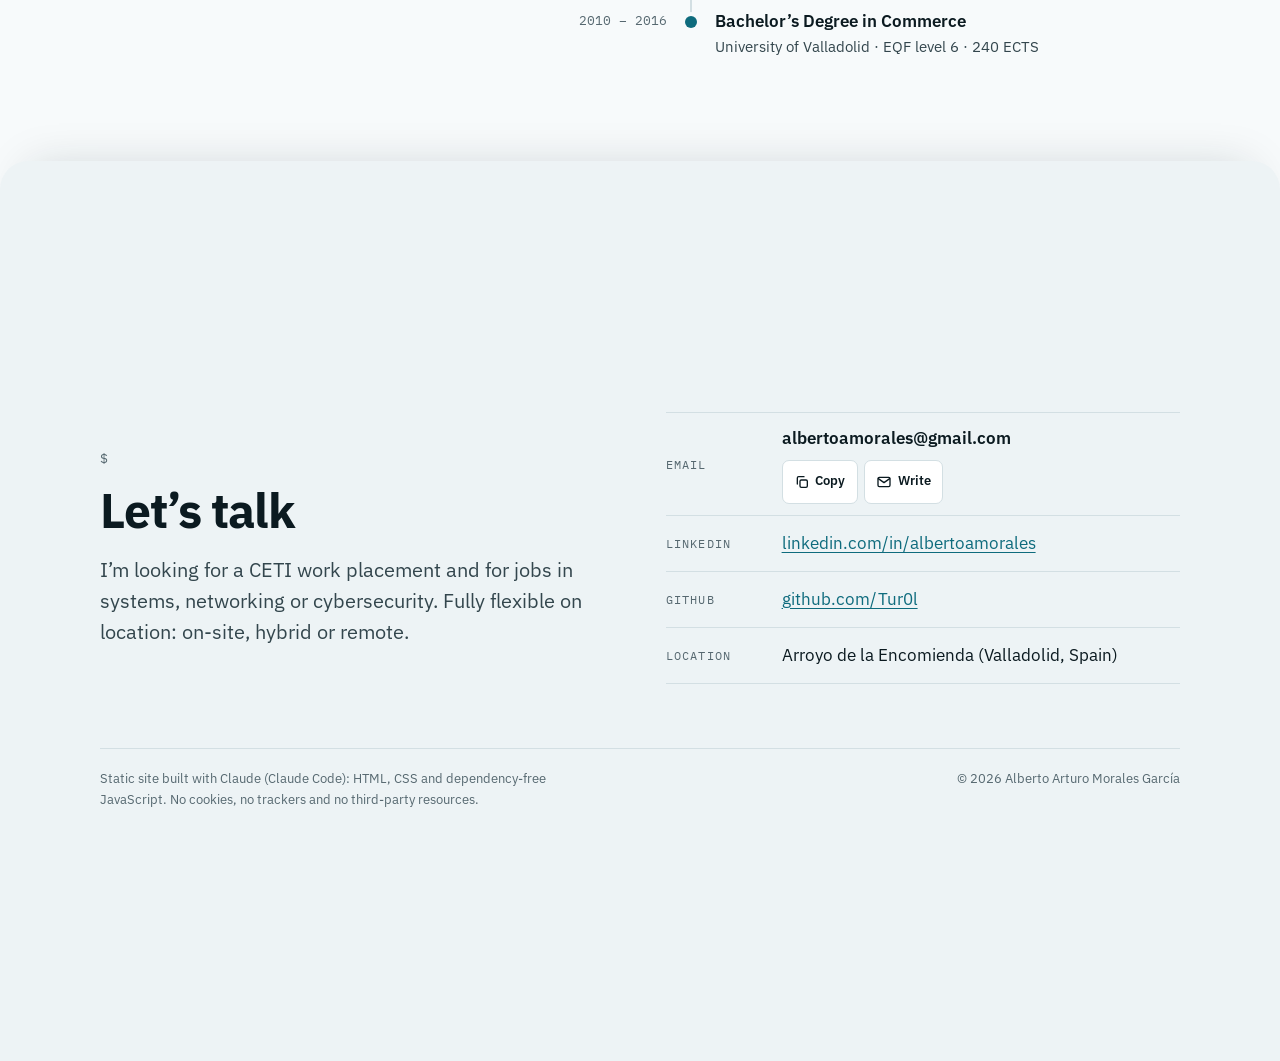
<file: site/en/index.html>
<!doctype html>
<!--
  Reading the source? I like people who do that.
  Open the browser console (F12): there's something for you.
  This site's code is public: https://github.com/Tur0l/cv
-->
<html lang="en">
<head>
<meta charset="utf-8">
<meta name="viewport" content="width=device-width, initial-scale=1, viewport-fit=cover">
<title>Alberto Morales · CV</title>
<meta name="description" content="Alberto Arturo Morales García. Network systems administrator specialising in cybersecurity (CETI). Systems, networking, hardening and incident response. Valladolid, Spain.">
<meta name="color-scheme" content="light dark">
<meta name="theme-color" content="#f7fafb" media="(prefers-color-scheme: light)">
<meta name="theme-color" content="#091317" media="(prefers-color-scheme: dark)">
<meta name="referrer" content="strict-origin-when-cross-origin">
<meta property="og:type" content="profile">
<meta property="og:title" content="Alberto Morales García · Systems and cybersecurity">
<meta property="og:description" content="Higher Technician in Network Systems Administration · Cybersecurity (CETI, in progress). Systems, networking, hardening and incident response.">
<meta property="og:locale" content="en_GB">
<meta property="og:locale:alternate" content="es_ES">
<meta property="og:url" content="https://cv.turolol.win/en/">
<meta property="og:image" content="https://cv.turolol.win/assets/img/og.png">
<meta property="og:image:width" content="1200">
<meta property="og:image:height" content="630">
<meta property="og:image:alt" content="Alberto Arturo Morales García, systems and cybersecurity">
<meta name="twitter:card" content="summary_large_image">
<link rel="canonical" href="https://cv.turolol.win/en/">
<link rel="alternate" hreflang="es" href="https://cv.turolol.win/">
<link rel="alternate" hreflang="en" href="https://cv.turolol.win/en/">
<link rel="alternate" hreflang="x-default" href="https://cv.turolol.win/">
<link rel="icon" href="../assets/img/favicon.svg" type="image/svg+xml">
<link rel="preload" href="../assets/fonts/ibm-plex-sans-latin-400-normal.woff2" as="font" type="font/woff2" crossorigin>
<link rel="preload" href="../assets/fonts/ibm-plex-sans-latin-700-normal.woff2" as="font" type="font/woff2" crossorigin>
<link rel="stylesheet" href="../assets/css/style.css?v=20261021">
<script src="../assets/js/main.js?v=20261021" defer></script>
<script type="application/ld+json">
{"@context":"https://schema.org","@type":"Person","name":"Alberto Arturo Morales García","jobTitle":"Network systems administrator · Cybersecurity","address":{"@type":"PostalAddress","addressLocality":"Arroyo de la Encomienda","addressRegion":"Valladolid","addressCountry":"ES"},"sameAs":["https://github.com/Tur0l","https://www.linkedin.com/in/albertoamorales/"],"alumniOf":[{"@type":"EducationalOrganization","name":"IES Julián Marías"},{"@type":"CollegeOrUniversity","name":"Universidad de Valladolid"}],"knowsLanguage":["es","en"],"knowsAbout":["Proxmox VE","ZFS","Ceph","WireGuard","CrowdSec","Linux","Cybersecurity"]}
</script>
</head>
<body>
<svg class="sprite" aria-hidden="true" focusable="false">
  <symbol id="i-github" viewBox="0 0 16 16"><path fill="currentColor" d="M8 0C3.58 0 0 3.58 0 8c0 3.54 2.29 6.53 5.47 7.59.4.07.55-.17.55-.38 0-.19-.01-.82-.01-1.49-2.01.37-2.53-.49-2.69-.94-.09-.23-.48-.94-.82-1.13-.28-.15-.68-.52-.01-.53.63-.01 1.08.58 1.23.82.72 1.21 1.87.87 2.33.66.07-.52.28-.87.51-1.07-1.78-.2-3.64-.89-3.64-3.95 0-.87.31-1.59.82-2.15-.08-.2-.36-1.02.08-2.12 0 0 .67-.21 2.2.82.64-.18 1.32-.27 2-.27.68 0 1.36.09 2 .27 1.53-1.04 2.2-.82 2.2-.82.44 1.1.16 1.92.08 2.12.51.56.82 1.27.82 2.15 0 3.07-1.87 3.75-3.65 3.95.29.25.54.73.54 1.48 0 1.07-.01 1.93-.01 2.2 0 .21.15.46.55.38A8.01 8.01 0 0 0 16 8c0-4.42-3.58-8-8-8z"/></symbol>
  <symbol id="i-linkedin" viewBox="0 0 24 24"><path fill="currentColor" d="M20.45 20.45h-3.56v-5.57c0-1.33-.03-3.04-1.85-3.04-1.85 0-2.14 1.45-2.14 2.94v5.67H9.35V9h3.41v1.56h.05c.48-.9 1.64-1.85 3.37-1.85 3.6 0 4.27 2.37 4.27 5.46v6.28zM5.34 7.43a2.06 2.06 0 1 1 0-4.13 2.06 2.06 0 0 1 0 4.13zm1.78 13.02H3.56V9h3.56v11.45zM22.23 0H1.77C.79 0 0 .77 0 1.73v20.54C0 23.23.79 24 1.77 24h20.45c.98 0 1.78-.77 1.78-1.73V1.73C24 .77 23.2 0 22.22 0h.01z"/></symbol>
  <symbol id="i-arrow" viewBox="0 0 24 24"><g fill="none" stroke="currentColor" stroke-width="2" stroke-linecap="round" stroke-linejoin="round"><path d="M5 12h14M13 6l6 6-6 6"/></g></symbol>
  <symbol id="i-down" viewBox="0 0 24 24"><g fill="none" stroke="currentColor" stroke-width="2" stroke-linecap="round" stroke-linejoin="round"><path d="M6 9l6 6 6-6"/></g></symbol>
  <symbol id="i-check" viewBox="0 0 24 24"><g fill="none" stroke="currentColor" stroke-width="3" stroke-linecap="round" stroke-linejoin="round"><path d="M5 12.5l4.5 4.5L19 7.5"/></g></symbol>
  <symbol id="i-x" viewBox="0 0 24 24"><g fill="none" stroke="currentColor" stroke-width="3" stroke-linecap="round" stroke-linejoin="round"><path d="M7 7l10 10M17 7L7 17"/></g></symbol>
  <symbol id="i-copy" viewBox="0 0 24 24"><g fill="none" stroke="currentColor" stroke-width="2" stroke-linecap="round" stroke-linejoin="round"><rect x="9" y="9" width="11" height="11" rx="2"/><path d="M5 15V6a2 2 0 0 1 2-2h8"/></g></symbol>
  <symbol id="i-mail" viewBox="0 0 24 24"><g fill="none" stroke="currentColor" stroke-width="2" stroke-linecap="round" stroke-linejoin="round"><rect x="3" y="5" width="18" height="14" rx="2"/><path d="M3.5 7l8.5 6 8.5-6"/></g></symbol>
</svg>

<a class="skip" href="#perfil">Skip to content</a>
<div class="progress" aria-hidden="true"><span></span></div>
<nav class="lang" aria-label="Language">
  <a href="../" lang="es" hreflang="es">ES</a>
  <a href="./" lang="en" hreflang="en" aria-current="true">EN</a>
</nav>

<nav class="rail" aria-label="Sections">
  <ol>
    <li><a href="#inicio" aria-current="true"><span>Home</span></a></li>
    <li><a href="#perfil"><span>Profile</span></a></li>
    <li><a href="#experiencia"><span>Experience</span></a></li>
    <li><a href="#homelab"><span>Homelab</span></a></li>
    <li><a href="#tfc"><span>Final project</span></a></li>
    <li><a href="#stack"><span>Stack</span></a></li>
    <li><a href="#trayectoria"><span>Career</span></a></li>
    <li><a href="#contacto"><span>Contact</span></a></li>
  </ol>
</nav>

<main>

<section id="inicio" class="slide hero" aria-labelledby="nombre">
  <div class="wrap hero-grid">
    <div class="hero-text">
      <p class="eyebrow">Curriculum vitae · 2026</p>
      <h1 id="nombre">Alberto Arturo<br> Morales García</h1>
      <p class="role">Higher Technician in Network Systems Administration · Cybersecurity (CETI, in progress)</p>
      <p class="tagline">Systems · Networking · Hardening · Incident response</p>
      <div class="cta">
        <a class="btn btn-primary" href="https://github.com/Tur0l" rel="me noopener"><svg class="ic" aria-hidden="true"><use href="#i-github"/></svg>GitHub</a>
        <a class="btn" href="https://www.linkedin.com/in/albertoamorales/" rel="me noopener"><svg class="ic" aria-hidden="true"><use href="#i-linkedin"/></svg>LinkedIn</a>
        <a class="btn btn-ghost" href="#contacto"><svg class="ic" aria-hidden="true"><use href="#i-mail"/></svg>Contact</a>
      </div>
    </div>
    <figure class="term">
      <figcaption class="sr-only">My status, written as systemctl status output</figcaption>
      <p class="term-cmd"><span class="prompt" aria-hidden="true">$</span><span class="typed">systemctl status alberto</span></p>
      <p class="term-unit"><span class="dot" aria-hidden="true"></span><span>alberto.service - Systems, networking and cybersecurity</span></p>
      <dl>
        <div><dt>Loaded:</dt><dd>loaded (/etc/valladolid; enabled)</dd></div>
        <div><dt>Active:</dt><dd><span class="ok">active (running)</span> since 2023</dd></div>
        <div><dt>Docs:</dt><dd>github.com/Tur0l</dd></div>
        <div><dt>Status:</dt><dd>"Looking for a CETI placement or a job"</dd></div>
      </dl>
      <p class="term-cmd term-last" aria-hidden="true"><span class="prompt">$</span><span class="caret"></span></p>
    </figure>
  </div>
  <a class="next" href="#perfil"><span>Scroll</span><svg class="ic" aria-hidden="true"><use href="#i-down"/></svg></a>
</section>

<section id="perfil" class="slide alt" aria-labelledby="perfil-t">
  <div class="wrap">
    <p class="cmd" aria-hidden="true"><span class="cmd-prompt">$</span><span class="cmd-text">cat profile.md</span><span class="cmd-caret"></span></p>
    <h2 id="perfil-t" class="reveal">I design infrastructure that withstands failures and attacks.</h2>
    <div class="perfil-grid">
      <p class="lead reveal">I’m a Higher Technician in Network Systems Administration (ASIR), now specialising in <strong>cybersecurity through the CETI programme</strong>. I have hands-on experience detecting and resolving real incidents, and I bring 13 years of leading customer-facing teams.</p>
      <ul class="figures">
        <li class="reveal"><strong>10</strong><span>Out of 10 for my ASIR final project, with honours</span></li>
        <li class="reveal"><strong>~20</strong><span>LXC containers running in production in my homelab</span></li>
        <li class="reveal"><strong>0</strong><span>Open ports on my home router: published services leave through a tunnel opened from inside</span></li>
      </ul>
    </div>
    <dl class="facts">
      <div class="reveal"><dt>Languages</dt><dd>Spanish, native. English: C1 comprehension and B2 speaking and writing (Cambridge Business Higher, C1).</dd></div>
      <div class="reveal"><dt>Digital skills</dt><dd>DigComp 2.1, advanced: 6/6 in information, communication, content creation and problem solving; 5/6 in safety.</dd></div>
      <div class="reveal"><dt>Soft skills</dt><dd>Troubleshooting under pressure, technical documentation, working with non-technical users and team coordination.</dd></div>
      <div class="reveal"><dt>Driving licence</dt><dd>AM · A1 · A2 · A · B</dd></div>
    </dl>
  </div>
</section>

<section id="experiencia" class="slide" aria-labelledby="exp-t">
  <div class="wrap">
    <p class="cmd" aria-hidden="true"><span class="cmd-prompt">$</span><span class="cmd-text">ls -l experience/</span><span class="cmd-caret"></span></p>
    <h2 id="exp-t" class="reveal">IT experience</h2>

    <article class="job reveal">
      <header class="job-head">
        <h3>IT Support Technician · Internship (FCT)</h3>
        <p class="job-org">Cosmomedia · Valladolid, Spain</p>
        <p class="job-date"><time datetime="2026-03">Mar</time> – <time datetime="2026-06">Jun 2026</time></p>
      </header>
      <ul class="bullets">
        <li>Support for internal users, and management of email and domains for the company’s clients.</li>
        <li>End-to-end migration from Odoo v15 to v19: infrastructure on NubeCao, DNS, reverse proxy and Let’s Encrypt certificates.</li>
        <li>Migration scripts for client databases, built with AI assistance (Claude Code), and rollout to production.</li>
      </ul>
    </article>

    <article class="job reveal">
      <header class="job-head">
        <h3>Systems administrator · Production homelab</h3>
        <p class="job-org">Personal project · services published to the Internet</p>
        <p class="job-date"><time datetime="2024">2024</time> – present</p>
      </header>
      <div class="cards" role="region" aria-label="Homelab areas" tabindex="0">
        <article class="card"><h4>Infrastructure</h4><p>~20 LXC containers on Proxmox VE and an HP DL360p as a cold standby, with ZFS replication and tested failover.</p></article>
        <article class="card"><h4>Minimal exposure</h4><p>Edge on a VPS with an allow-listed WireGuard tunnel: a compromised VPS cannot reach the LAN. CrowdSec, geo-blocking, fail-closed firewall and passkey SSO.</p></article>
        <article class="card"><h4>Incidents</h4><p>Detecting and resolving incidents, including rotating compromised SSH credentials and eradicating keys that kept coming back.</p></article>
        <article class="card"><h4>Resilience</h4><p>Encrypted off-site backups with restic, automated restore tests and a disaster recovery plan.</p></article>
        <article class="card"><h4>Operations</h4><p>Monitoring with Prometheus, Grafana and Loki, regular security audits, configuration drift detection, Ansible, and gitleaks on every commit.</p></article>
      </div>
      <div class="cards-dots" aria-hidden="true"></div>
      <a class="link-arrow" href="#homelab">See how it defends itself<svg class="ic" aria-hidden="true"><use href="#i-arrow"/></svg></a>
    </article>
  </div>
</section>

<section id="homelab" class="slide alt" aria-labelledby="sim-t">
  <div class="wrap sim">
    <div class="sim-intro">
      <p class="cmd" aria-hidden="true"><span class="cmd-prompt">$</span><span class="cmd-text">./follow-a-request.sh</span><span class="cmd-caret"></span></p>
      <h2 id="sim-t" class="reveal">Follow a request</h2>
      <p class="lead reveal">This is how my homelab decides what gets in from the Internet. My home network opens no ports: published services go out through a VPS and a tunnel that the home server starts itself. Pick who’s calling and see which layer stops it.</p>
      <div class="sim-picker" role="group" aria-label="Who’s calling" hidden>
        <button type="button" data-s="legit" aria-pressed="false">Legitimate user</button>
        <button type="button" data-s="foreign" aria-pressed="false">Scanner from abroad</button>
        <button type="button" data-s="brute" aria-pressed="false">Password-guessing bot</button>
        <button type="button" data-s="host" aria-pressed="false">Unpublished hostname</button>
        <button type="button" data-s="vps" aria-pressed="false">Compromised VPS</button>
        <button type="button" data-s="stolen" aria-pressed="false">Stolen password</button>
      </div>
      <p class="sim-result" aria-live="polite" hidden></p>
    </div>
    <ol class="layers">
      <li class="layer" data-layer="geo"><span class="st" aria-hidden="true"><svg class="i-ok"><use href="#i-check"/></svg><svg class="i-no"><use href="#i-x"/></svg></span><div><h3>Geo-blocking</h3><p>The VPS firewall only lets HTTPS in from Spain.</p></div><span class="verdict"></span></li>
      <li class="layer" data-layer="crowdsec"><span class="st" aria-hidden="true"><svg class="i-ok"><use href="#i-check"/></svg><svg class="i-no"><use href="#i-x"/></svg></span><div><h3>CrowdSec</h3><p>Bans IPs based on behaviour and shared reputation.</p></div><span class="verdict"></span></li>
      <li class="layer" data-layer="proxy"><span class="st" aria-hidden="true"><svg class="i-ok"><use href="#i-check"/></svg><svg class="i-no"><use href="#i-x"/></svg></span><div><h3>Reverse proxy</h3><p>TLS with Let’s Encrypt, and only the published hostnames.</p></div><span class="verdict"></span></li>
      <li class="layer" data-layer="wg"><span class="st" aria-hidden="true"><svg class="i-ok"><use href="#i-check"/></svg><svg class="i-no"><use href="#i-x"/></svg></span><div><h3>WireGuard tunnel</h3><p>Allow-list: it reaches the published services and nothing else on the network.</p></div><span class="verdict"></span></li>
      <li class="layer" data-layer="login"><span class="st" aria-hidden="true"><svg class="i-ok"><use href="#i-check"/></svg><svg class="i-no"><use href="#i-x"/></svg></span><div><h3>Passkey login</h3><p>Passwordless OIDC SSO, or a second factor.</p></div><span class="verdict"></span></li>
      <li class="layer" data-layer="svc"><span class="st" aria-hidden="true"><svg class="i-ok"><use href="#i-check"/></svg><svg class="i-no"><use href="#i-x"/></svg></span><div><h3>Service</h3><p>Photos, files and documents that live at home.</p></div><span class="verdict"></span></li>
    </ol>
  </div>
</section>

<section id="tfc" class="slide" aria-labelledby="tfc-t">
  <div class="wrap">
    <p class="cmd" aria-hidden="true"><span class="cmd-prompt">$</span><span class="cmd-text">ha-manager status</span><span class="cmd-caret"></span></p>
    <p class="badge reveal">ASIR final project · 10/10, with honours</p>
    <h2 id="tfc-t" class="reveal">Three-node high-availability Proxmox VE cluster</h2>
    <p class="lead reveal">Hyper-converged infrastructure built with open-source software on a single server, using nested virtualisation: replicated ZFS, Ceph (RBD and CephFS) and Nextcloud behind Caddy with an internal PKI.</p>
    <div class="tfc-grid">
      <div class="ha reveal">
        <div class="ha-nodes">
          <div class="node" data-node="1"><p class="node-name">pve-nodo1</p><p class="node-state">online</p><div class="slot"><p class="vm"><span class="vm-name">Nextcloud VM</span><span class="vm-state">HA · running</span></p></div></div>
          <div class="node" data-node="2"><p class="node-name">pve-nodo2</p><p class="node-state">online</p><div class="slot"></div></div>
          <div class="node" data-node="3"><p class="node-name">pve-nodo3</p><p class="node-state">online</p><div class="slot"></div></div>
        </div>
        <p class="ceph">Shared Ceph · quorum · ha-manager</p>
        <div class="ha-controls" hidden>
          <button type="button" class="btn" id="ha-run">Simulate a pve-nodo1 failure</button>
          <p class="ha-clock" aria-hidden="true"><span id="ha-t">0</span> s</p>
        </div>
        <p class="ha-note" id="ha-status" aria-live="polite">Measured in the lab: 140 s from a hard node failure until the VM is running again on another node.</p>
      </div>
      <div class="tfc-side">
        <ul class="results">
          <li class="reveal"><strong>140 s</strong><span>HA failover after a hard failure (the requirement was under 180 s)</span></li>
          <li class="reveal"><strong>2 s · 24 s</strong><span>Losing an OSD: detection and back to HEALTH_OK, with no service interruption</span></li>
          <li class="reveal"><strong>1,711 IOPS</strong><span>4 KiB random writes with fio on Ceph RBD</span></li>
          <li class="reveal"><strong>€0</strong><span>In licences, on a second-hand server that cost about €200</span></li>
        </ul>
        <p class="tfc-sec reveal">Layered security: trust zones, a default-DROP firewall, a custom Fail2Ban jail and TOTP 2FA.</p>
        <a class="btn btn-primary reveal" href="https://github.com/Tur0l/proxmox-ha-ceph-nextcloud" rel="noopener"><svg class="ic" aria-hidden="true"><use href="#i-github"/></svg>View the repository</a>
      </div>
    </div>
  </div>
</section>

<section id="stack" class="slide alt" aria-labelledby="stack-t">
  <div class="wrap">
    <p class="cmd" aria-hidden="true"><span class="cmd-prompt">$</span><span class="cmd-text">apt list --installed</span><span class="cmd-caret"></span></p>
    <h2 id="stack-t" class="reveal">What I work with</h2>
    <div class="stack">
      <div class="stack-group reveal"><h3>Security</h3><ul class="tags"><li>CrowdSec</li><li>Fail2Ban</li><li>Firewall</li><li>TLS / internal PKI</li><li>2FA TOTP</li><li>SSO OIDC</li><li>gitleaks</li><li>Vaultwarden</li></ul></div>
      <div class="stack-group reveal"><h3>Networking</h3><ul class="tags"><li>DNS</li><li>Pi-hole</li><li>WireGuard</li><li>Tailscale</li><li>Nginx / Caddy</li><li>VLAN / OPNsense</li></ul></div>
      <div class="stack-group reveal"><h3>Virtualisation and storage</h3><ul class="tags"><li>Proxmox VE · HA</li><li>Ceph</li><li>ZFS</li><li>sanoid / syncoid</li></ul></div>
      <div class="stack-group reveal"><h3>Systems</h3><ul class="tags"><li>Linux</li><li>Windows</li><li>Docker</li><li>LXC</li></ul></div>
      <div class="stack-group reveal"><h3>Automation</h3><ul class="tags"><li>Bash</li><li>Python</li><li>Ansible</li><li>Git</li><li>Claude Code</li></ul></div>
      <div class="stack-group reveal"><h3>Backup and monitoring</h3><ul class="tags"><li>Prometheus</li><li>Grafana</li><li>Loki</li><li>restic</li><li>smartd</li><li>Gotify</li><li>Healthchecks</li></ul></div>
      <div class="stack-group reveal"><h3>Services</h3><ul class="tags"><li>Odoo</li><li>Nextcloud</li><li>Email · DKIM / DMARC</li><li>MySQL</li></ul></div>
    </div>
  </div>
</section>

<section id="trayectoria" class="slide" aria-labelledby="tray-t">
  <div class="wrap tray">
    <div class="tray-intro">
      <p class="cmd" aria-hidden="true"><span class="cmd-prompt">$</span><span class="cmd-text">git log --oneline</span><span class="cmd-caret"></span></p>
      <h2 id="tray-t" class="reveal">Education and career</h2>
      <p class="lead reveal">I started out in commerce and team management. Since 2023 I have focused on systems, networking and cybersecurity.</p>
      <ul class="legend reveal">
        <li><span class="kind kind-edu" aria-hidden="true"></span>Education</li>
        <li><span class="kind kind-cert" aria-hidden="true"></span>Certification</li>
        <li><span class="kind kind-work" aria-hidden="true"></span>Work</li>
      </ul>
    </div>
    <ol class="timeline">
      <li class="tl reveal">
        <p class="tl-date">2026 – 2027</p><span class="tl-mark"><span class="kind kind-edu" aria-hidden="true"></span></span>
        <div class="tl-body">
          <h3><span class="sr-only">Education: </span>Specialisation Course in Cybersecurity in IT Environments (CETI)</h3>
          <p class="tl-org">IES Galileo · Valladolid · in progress</p>
          <ul class="tags tags-sm"><li>Cybersecurity incidents</li><li>Network and system hardening</li><li>Secure deployment</li><li>Digital forensics</li><li>Ethical hacking</li><li>Regulations</li></ul>
        </div>
      </li>
      <li class="tl reveal">
        <p class="tl-date">2026</p><span class="tl-mark"><span class="kind kind-cert" aria-hidden="true"></span></span>
        <div class="tl-body">
          <h3><span class="sr-only">Certification: </span>Claude Code in Action · Claude Code 101 · AI Fluency · Claude Platform 101</h3>
          <p class="tl-org">Anthropic · also Claude 101 and Introduction to Claude Cowork</p>
        </div>
      </li>
      <li class="tl reveal">
        <p class="tl-date">2024</p><span class="tl-mark"><span class="kind kind-cert" aria-hidden="true"></span></span>
        <div class="tl-body">
          <h3><span class="sr-only">Certification: </span>CCNA: Introduction to Networks</h3>
          <p class="tl-org">Cisco Networking Academy</p>
        </div>
      </li>
      <li class="tl reveal">
        <p class="tl-date">2023 – 2026</p><span class="tl-mark"><span class="kind kind-edu" aria-hidden="true"></span></span>
        <div class="tl-body">
          <h3><span class="sr-only">Education: </span>Higher Technician in Network Systems Administration (ASIR)</h3>
          <p class="tl-org">IES Julián Marías · Valladolid · EQF level 5 · final project graded 10/10 with honours</p>
        </div>
      </li>
      <li class="tl reveal">
        <p class="tl-date">2018 – 2019</p><span class="tl-mark"><span class="kind kind-edu" aria-hidden="true"></span></span>
        <div class="tl-body">
          <h3><span class="sr-only">Education: </span>Specialist in Big Data and Data Science for Economics and Business Administration</h3>
          <p class="tl-org">UNED · university expert diploma · R, Python, databases</p>
        </div>
      </li>
      <li class="tl reveal">
        <p class="tl-date">2015 – 2016</p><span class="tl-mark"><span class="kind kind-work" aria-hidden="true"></span></span>
        <div class="tl-body">
          <h3><span class="sr-only">Work: </span>Co-founder · Finance and logistics</h3>
          <p class="tl-org">La Caja 42 S.L. · 1st prize in the Business Creation Award (Faculty of Commerce, University of Valladolid) and a special mention at Valladolid’s 32nd Entrepreneur of the Year awards</p>
        </div>
      </li>
      <li class="tl reveal">
        <p class="tl-date">2012 – 2025</p><span class="tl-mark"><span class="kind kind-work" aria-hidden="true"></span></span>
        <div class="tl-body">
          <h3><span class="sr-only">Work: </span>Section and shift manager</h3>
          <p class="tl-org">Mercadona, Spanish supermarket chain · opening and closing the store, teams, tills, orders and inventory</p>
        </div>
      </li>
      <li class="tl reveal">
        <p class="tl-date">2010 – 2016</p><span class="tl-mark"><span class="kind kind-edu" aria-hidden="true"></span></span>
        <div class="tl-body">
          <h3><span class="sr-only">Education: </span>Bachelor’s Degree in Commerce</h3>
          <p class="tl-org">University of Valladolid · EQF level 6 · 240 ECTS</p>
        </div>
      </li>
    </ol>
  </div>
</section>

<section id="contacto" class="slide alt" aria-labelledby="contacto-t">
  <div class="wrap">
    <div class="contact">
      <div class="contact-intro">
        <p class="cmd" aria-hidden="true"><span class="cmd-prompt">$</span><span class="cmd-text">finger alberto</span><span class="cmd-caret"></span></p>
        <h2 id="contacto-t" class="reveal">Let’s talk</h2>
        <p class="lead reveal">I’m looking for a CETI work placement and for jobs in systems, networking or cybersecurity. Fully flexible on location: on-site, hybrid or remote.</p>
      </div>
      <ul class="contact-list reveal">
        <li>
          <span class="k">Email</span>
          <span class="v" data-email data-u="albertoamorales" data-d="gmail.com">
            <span class="email-text">albertoamorales [at] gmail.com</span>
            <span class="email-actions" hidden>
              <button type="button" class="mini"><svg class="ic" aria-hidden="true"><use href="#i-copy"/></svg><span>Copy</span></button>
              <a class="mini" href="#contacto"><svg class="ic" aria-hidden="true"><use href="#i-mail"/></svg>Write</a>
            </span>
          </span>
        </li>
        <li><span class="k">LinkedIn</span><span class="v"><a href="https://www.linkedin.com/in/albertoamorales/" rel="me noopener">linkedin.com/in/albertoamorales</a></span></li>
        <li><span class="k">GitHub</span><span class="v"><a href="https://github.com/Tur0l" rel="me noopener">github.com/Tur0l</a></span></li>
        <li><span class="k">Location</span><span class="v">Arroyo de la Encomienda (Valladolid, Spain)</span></li>
      </ul>
    </div>
    <footer class="site-foot">
      <p>Static site built with Claude (Claude Code): HTML, CSS and dependency-free JavaScript. No cookies, no trackers and no third-party resources.</p>
      <p>© 2026 Alberto Arturo Morales García</p>
    </footer>
  </div>
</section>

</main>
</body>
</html>
</file>
<file: site/assets/css/style.css>
/* Layout: una baraja vertical de diapositivas a pantalla completa que encajan al hacer
   scroll o deslizar; el contenido va en una columna de 1080px, con raíl de puntos en
   pantallas anchas y una línea de progreso arriba. */

@font-face { font-family: "Plex Sans"; src: url("../fonts/ibm-plex-sans-latin-400-normal.woff2") format("woff2"); font-weight: 400; font-style: normal; font-display: swap; }
@font-face { font-family: "Plex Sans"; src: url("../fonts/ibm-plex-sans-latin-600-normal.woff2") format("woff2"); font-weight: 600; font-style: normal; font-display: swap; }
@font-face { font-family: "Plex Sans"; src: url("../fonts/ibm-plex-sans-latin-700-normal.woff2") format("woff2"); font-weight: 700; font-style: normal; font-display: swap; }
@font-face { font-family: "Plex Mono"; src: url("../fonts/ibm-plex-mono-latin-400-normal.woff2") format("woff2"); font-weight: 400; font-style: normal; font-display: swap; }
@font-face { font-family: "Plex Mono"; src: url("../fonts/ibm-plex-mono-latin-600-normal.woff2") format("woff2"); font-weight: 600; font-style: normal; font-display: swap; }

:root {
  /* Color: tinta y papel con sesgo verde azulado; el acento es el del CV impreso */
  --paper: #f7fafb;
  --paper-2: #edf3f5;
  --surface: #ffffff;
  --ink: #0b1a20;
  --ink-2: #33464d;
  --muted: #566870;
  --line: #d3dfe3;
  --accent: #0e6b7d;
  --accent-strong: #0a5261;
  --accent-soft: #d9ebef;
  --on-accent: #ffffff;
  --block: #b4410d;
  --block-soft: #f9e4d9;
  --shadow: rgba(8, 32, 40, .18);
  --term-bg: #0c1a1f;
  --term-fg: #d4e4e8;
  --term-dim: #84a0a8;
  --term-ok: #5fd39a;
  --term-accent: #6fcbdb;

  /* Tipo: IBM Plex, la misma familia que el CV en papel */
  --f-sans: "Plex Sans", "IBM Plex Sans", ui-sans-serif, system-ui, -apple-system, "Segoe UI", sans-serif;
  --f-mono: "Plex Mono", "IBM Plex Mono", ui-monospace, "SFMono-Regular", Menlo, Consolas, monospace;
  --fs-display: clamp(2.5rem, 1.2rem + 4.4vw, 4.5rem);
  --fs-h2: clamp(1.85rem, 1.25rem + 2.3vw, 3rem);
  --fs-h3: 1.1875rem;
  --fs-body: 1.0625rem;
  --fs-small: .9375rem;
  --fs-label: .75rem;

  --gutter-l: max(clamp(1rem, 4.5vw, 3rem), env(safe-area-inset-left, 0px));
  --gutter-r: max(clamp(1rem, 4.5vw, 3rem), env(safe-area-inset-right, 0px));
  --radius: 10px;
  --ease: cubic-bezier(.2, .7, .2, 1);
}

@media (prefers-color-scheme: dark) {
  :root:not([data-theme="light"]) {
    --paper: #091317;
    --paper-2: #0e1c21;
    --surface: #12232a;
    --ink: #e4eef1;
    --ink-2: #b6c8cd;
    --muted: #8ea3a9;
    --line: #22383f;
    --accent: #5ec4d5;
    --accent-strong: #8ad6e3;
    --accent-soft: #123139;
    --on-accent: #062026;
    --block: #f39a5e;
    --block-soft: #3a2116;
    --shadow: rgba(0, 0, 0, .5);
    --term-bg: #050d10;
    color-scheme: dark;
  }
}
:root[data-theme="dark"] {
  --paper: #091317;
  --paper-2: #0e1c21;
  --surface: #12232a;
  --ink: #e4eef1;
  --ink-2: #b6c8cd;
  --muted: #8ea3a9;
  --line: #22383f;
  --accent: #5ec4d5;
  --accent-strong: #8ad6e3;
  --accent-soft: #123139;
  --on-accent: #062026;
  --block: #f39a5e;
  --block-soft: #3a2116;
  --shadow: rgba(0, 0, 0, .5);
  --term-bg: #050d10;
  color-scheme: dark;
}

/* Base */
*, *::before, *::after { box-sizing: border-box; }
html { scroll-snap-type: y proximity; -webkit-text-size-adjust: 100%; text-size-adjust: 100%; }
@media (prefers-reduced-motion: no-preference) { html { scroll-behavior: smooth; } }
body {
  margin: 0;
  background: var(--paper);
  color: var(--ink);
  font-family: var(--f-sans);
  font-size: var(--fs-body);
  line-height: 1.6;
  -webkit-font-smoothing: antialiased;
  overflow-x: hidden;
}
img { max-width: 100%; height: auto; display: block; }
h1, h2, h3, h4 { margin: 0; line-height: 1.12; font-weight: 700; text-wrap: balance; }
p, figure, dl, dd { margin: 0; }
ul, ol { margin: 0; padding: 0; list-style: none; }
strong { font-weight: 600; }
a { color: var(--accent); text-underline-offset: .2em; text-decoration-thickness: 1px; }
a:hover { color: var(--accent-strong); }
:focus-visible { outline: 2px solid var(--accent); outline-offset: 3px; border-radius: 4px; }
::selection { background: var(--accent); color: var(--on-accent); }
button { font: inherit; }
.ic { width: 1.125rem; height: 1.125rem; flex: none; }
.sprite { position: absolute; width: 0; height: 0; overflow: hidden; }
.sr-only { position: absolute; width: 1px; height: 1px; padding: 0; margin: -1px; overflow: hidden; clip: rect(0 0 0 0); white-space: nowrap; border: 0; }

.skip {
  position: fixed; z-index: 40; left: calc(1rem + env(safe-area-inset-left, 0px)); top: -4rem;
  padding: .6rem 1rem; border-radius: 8px; background: var(--accent); color: var(--on-accent);
  font-weight: 600; text-decoration: none;
}
.skip:focus { top: calc(1rem + env(safe-area-inset-top, 0px)); color: var(--on-accent); }

/* Diapositivas */
.slide {
  position: relative;
  min-height: 100vh;
  min-height: 100svh;
  display: grid;
  align-content: center;
  padding-block: clamp(4rem, 9vh, 7rem);
  scroll-snap-align: start;
  background: var(--paper);
}
.slide.alt { background: var(--paper-2); }
section[tabindex="-1"]:focus { outline: none; }
/* Con JS, el imán del scroll va en los marcadores (posición real de cada diapositiva) */
.slide-mark { height: 1px; margin-bottom: -1px; scroll-snap-align: start; }
.js main > .slide { scroll-snap-align: none; }
.wrap {
  width: 100%;
  max-width: calc(1080px + var(--gutter-l) + var(--gutter-r));
  margin-inline: auto;
  padding-left: var(--gutter-l);
  padding-right: var(--gutter-r);
}

.path { font-family: var(--f-mono); font-size: var(--fs-label); letter-spacing: .06em; color: var(--accent); margin-bottom: .9rem; }
.path::before { content: "$ cd "; color: var(--muted); }
/* Orden de terminal de cada diapositiva: se escribe sola al llegar (ver .anim más abajo) */
.cmd { display: flex; align-items: center; min-height: 1.5em; margin-bottom: .9rem; font-family: var(--f-mono); font-size: .8125rem; color: var(--accent); white-space: nowrap; }
.cmd-prompt { margin-right: 1ch; color: var(--muted); }
.cmd-text { display: inline-block; overflow: hidden; white-space: nowrap; }
.cmd-caret { display: inline-block; width: .55em; height: 1.15em; margin-left: .2ch; background: var(--accent); opacity: 0; }
h2 { font-size: var(--fs-h2); letter-spacing: -.018em; max-width: 24ch; }
.lead { font-size: clamp(1.0625rem, 1rem + .35vw, 1.25rem); line-height: 1.55; color: var(--ink-2); max-width: 60ch; }
.lead strong { color: var(--ink); }

/* Línea de progreso y raíl */
.progress { position: fixed; z-index: 30; top: 0; left: 0; right: 0; padding-top: env(safe-area-inset-top, 0px); pointer-events: none; }
.progress span { display: block; height: 3px; background: var(--accent); transform-origin: 0 50%; transform: scaleX(0); }
.lang {
  position: fixed; z-index: 25;
  top: calc(.75rem + env(safe-area-inset-top, 0px)); right: max(.75rem, env(safe-area-inset-right, 0px));
  display: flex; gap: 2px; padding: 3px; border-radius: 999px;
  background: color-mix(in srgb, var(--surface) 94%, transparent); border: 1px solid var(--line);
}
.lang a {
  display: grid; place-items: center; min-width: 2.75rem; height: 2.25rem; border-radius: 999px;
  font-family: var(--f-mono); font-size: .75rem; font-weight: 600; letter-spacing: .06em;
  color: var(--ink-2); text-decoration: none;
}
.lang a:hover { color: var(--accent); }
.lang a[aria-current="true"] { background: var(--accent); color: var(--on-accent); }
.rail { display: none; }
@media (min-width: 1200px) and (min-height: 560px) {
  .rail { display: block; position: fixed; z-index: 20; top: 50%; right: calc(1.25rem + env(safe-area-inset-right, 0px)); transform: translateY(-50%); }
  .rail ol { display: flex; flex-direction: column; gap: .2rem; }
  .rail a { position: relative; display: flex; align-items: center; justify-content: center; width: 2rem; height: 1.75rem; text-decoration: none; border-radius: 6px; }
  .rail a::after {
    content: ""; width: 8px; height: 8px; border-radius: 50%;
    border: 1.5px solid var(--muted); background: transparent;
    transition: transform .25s var(--ease), background-color .25s, border-color .25s;
  }
  .rail a:hover::after { border-color: var(--accent); }
  .rail a[aria-current="true"]::after { background: var(--accent); border-color: var(--accent); transform: scale(1.35); }
  .rail a span {
    position: absolute; right: 2.25rem; white-space: nowrap;
    font-family: var(--f-mono); font-size: .75rem; color: var(--ink-2);
    background: var(--surface); border: 1px solid var(--line); border-radius: 6px; padding: .15rem .5rem;
    opacity: 0; transform: translateX(6px); transition: opacity .2s, transform .2s var(--ease); pointer-events: none;
  }
  .rail a:hover span, .rail a:focus-visible span { opacity: 1; transform: none; }
}

/* Botones */
.btn {
  display: inline-flex; align-items: center; gap: .55rem;
  min-height: 44px; padding: .6rem 1.05rem;
  border-radius: 8px; border: 1px solid var(--line);
  background: var(--surface); color: var(--ink);
  font-size: .9375rem; font-weight: 600; text-decoration: none; cursor: pointer;
  transition: transform .2s var(--ease), border-color .2s, background-color .2s, color .2s;
}
.btn:hover { border-color: var(--accent); color: var(--ink); transform: translateY(-1px); }
.btn:disabled { cursor: progress; opacity: .7; transform: none; }
.btn-primary { background: var(--accent); border-color: var(--accent); color: var(--on-accent); }
.btn-primary:hover { background: var(--accent-strong); border-color: var(--accent-strong); color: var(--on-accent); }
.btn-ghost { background: transparent; }

/* Portada */
.hero { padding-bottom: calc(clamp(4rem, 9vh, 7rem) + 1.5rem); }
.hero-grid {
  display: grid;
  gap: clamp(1.25rem, 3vw, 2rem) clamp(2rem, 5vw, 4.5rem);
  grid-template-areas: "text" "term";
  align-items: center;
}
.hero-text { grid-area: text; display: flex; flex-direction: column; gap: .85rem; min-width: 0; }
.eyebrow { font-family: var(--f-mono); font-size: var(--fs-label); letter-spacing: .22em; text-transform: uppercase; color: var(--accent); }
h1 { font-size: var(--fs-display); letter-spacing: -.028em; line-height: 1.02; }
.role { font-family: var(--f-mono); font-weight: 600; font-size: clamp(.875rem, .82rem + .3vw, 1.0625rem); color: var(--accent); }
.tagline { color: var(--ink-2); }
.cta { display: flex; flex-wrap: wrap; gap: .625rem; margin-top: .5rem; }

.term {
  grid-area: term; min-width: 0;
  background: var(--term-bg); color: var(--term-fg);
  border-radius: 12px; padding: 1rem 1.1rem 1.05rem;
  font-family: var(--f-mono); font-size: clamp(.75rem, .7rem + .25vw, .875rem); line-height: 1.7;
  box-shadow: 0 24px 48px -28px var(--shadow);
}
.term-cmd { white-space: nowrap; display: flex; align-items: center; }
.prompt { color: var(--term-accent); margin-right: 1ch; }
.typed { display: inline-block; overflow: hidden; white-space: nowrap; max-width: 100%; }
.term-unit { margin-top: .3rem; display: flex; gap: 1ch; align-items: baseline; }
.dot { width: .6em; height: .6em; border-radius: 50%; background: var(--term-ok); flex: none; }
.term dl { display: grid; }
.term dl div { display: grid; grid-template-columns: 7.5ch minmax(0, 1fr); gap: 1ch; }
.term dt { text-align: right; color: var(--term-dim); }
.term dd { min-width: 0; overflow-wrap: anywhere; }
.term .ok { color: var(--term-ok); font-weight: 600; }
.caret { display: inline-block; width: .6em; height: 1.15em; background: var(--term-fg); }

.next {
  position: absolute; left: 50%; bottom: calc(1rem + env(safe-area-inset-bottom, 0px)); transform: translateX(-50%);
  display: inline-flex; flex-direction: column; align-items: center; gap: .1rem;
  min-height: 44px; padding: .25rem .75rem;
  font-family: var(--f-mono); font-size: .6875rem; letter-spacing: .16em; text-transform: uppercase;
  color: var(--muted); text-decoration: none;
}
.next:hover { color: var(--accent); }

@media (min-width: 960px) {
  .hero-grid {
    grid-template-columns: minmax(0, 1.25fr) minmax(0, 1fr);
    grid-template-areas: "text term";
  }
}

/* Perfil */
.perfil-grid { display: grid; gap: clamp(1.5rem, 4vw, 3.5rem); margin-top: 1.5rem; }
.figures { display: grid; }
.figures li {
  display: grid; grid-template-columns: 5.5rem minmax(0, 1fr); gap: 1rem; align-items: baseline;
  padding-block: .95rem; border-bottom: 1px solid var(--line);
}
.figures li:first-child { padding-top: 0; }
.figures strong { font-size: clamp(2rem, 1.6rem + 1.5vw, 2.75rem); font-weight: 700; line-height: 1; letter-spacing: -.02em; color: var(--accent); font-variant-numeric: tabular-nums; }
.figures span { font-size: var(--fs-small); color: var(--ink-2); }
.facts { display: grid; gap: 1.25rem 2rem; margin-top: clamp(2rem, 5vw, 3.25rem); }
.facts dt { font-family: var(--f-mono); font-size: var(--fs-label); letter-spacing: .12em; text-transform: uppercase; color: var(--muted); margin-bottom: .35rem; }
.facts dd { font-size: var(--fs-small); color: var(--ink-2); line-height: 1.55; }
@media (min-width: 600px) { .facts { grid-template-columns: repeat(2, minmax(0, 1fr)); } }
@media (min-width: 900px) { .perfil-grid { grid-template-columns: minmax(0, 1.1fr) minmax(0, 1fr); align-items: start; } }
@media (min-width: 1040px) { .facts { grid-template-columns: repeat(4, minmax(0, 1fr)); } }

/* Experiencia */
.job { display: grid; gap: 1rem; margin-top: clamp(1.75rem, 4vw, 2.5rem); }
.job + .job { padding-top: clamp(1.75rem, 4vw, 2.5rem); border-top: 1px solid var(--line); }
.job-head { display: grid; grid-template-columns: minmax(0, 1fr) auto; grid-template-areas: "title date" "org org"; gap: .25rem 1rem; }
.job-head h3 { grid-area: title; font-size: var(--fs-h3); font-weight: 600; }
.job-org { grid-area: org; font-size: var(--fs-small); font-weight: 600; color: var(--accent); }
.job-date { grid-area: date; font-family: var(--f-mono); font-size: .8125rem; color: var(--muted); white-space: nowrap; padding-top: .2rem; }
@media (max-width: 560px) { .job-head { grid-template-columns: minmax(0, 1fr); grid-template-areas: "date" "title" "org"; } .job-date { padding-top: 0; } }
.bullets { display: grid; gap: .55rem; max-width: 72ch; }
.bullets li { position: relative; padding-left: 1.35rem; color: var(--ink-2); }
.bullets li::before { content: ""; position: absolute; left: 0; top: .78em; width: .6rem; height: 2px; background: var(--accent); }

.cards {
  display: grid; grid-auto-flow: column; grid-auto-columns: min(84%, 330px); gap: .875rem;
  overflow-x: auto; overscroll-behavior-x: contain; scroll-snap-type: x mandatory;
  margin-left: calc(-1 * var(--gutter-l)); margin-right: calc(-1 * var(--gutter-r));
  padding: .25rem var(--gutter-r) .5rem var(--gutter-l);
  scroll-padding-left: var(--gutter-l);
  scrollbar-width: none;
}
.cards::-webkit-scrollbar { display: none; }
.card {
  scroll-snap-align: start; display: grid; align-content: start; gap: .45rem;
  background: var(--surface); border: 1px solid var(--line); border-radius: var(--radius);
  padding: 1.05rem 1.15rem 1.2rem;
  transition: border-color .2s, transform .25s var(--ease);
}
.card:hover { border-color: var(--accent); }
.card h4 { font-family: var(--f-mono); font-size: .8125rem; font-weight: 600; letter-spacing: .1em; text-transform: uppercase; color: var(--accent); }
.card p { font-size: var(--fs-small); line-height: 1.55; color: var(--ink-2); }
.cards-dots { display: flex; justify-content: center; gap: .4rem; min-height: 6px; }
.cards-dots span { width: 6px; height: 6px; border-radius: 3px; background: var(--line); transition: width .25s var(--ease), background-color .25s; }
.cards-dots span.on { width: 18px; background: var(--accent); }
@media (min-width: 900px) {
  .cards { grid-auto-flow: row; grid-template-columns: repeat(6, minmax(0, 1fr)); overflow: visible; scroll-snap-type: none; margin-inline: 0; padding: 0; }
  .card { grid-column: span 2; }
  .card:nth-child(n+4) { grid-column: span 3; }
  .card:hover { transform: translateY(-2px); }
  .cards-dots { display: none; }
}
.link-arrow { display: inline-flex; align-items: center; gap: .45rem; justify-self: start; min-height: 44px; font-weight: 600; text-decoration: none; }
.link-arrow .ic { transition: transform .2s var(--ease); }
.link-arrow:hover .ic { transform: translateX(3px); }

/* Simulador: sigue una petición */
.sim { display: grid; gap: clamp(1.5rem, 4vw, 3.5rem); }
.sim-intro { display: grid; gap: 1rem; align-content: start; min-width: 0; }
.sim-intro .cmd { margin-bottom: -.1rem; }
.sim-picker { display: grid; grid-template-columns: repeat(2, minmax(0, 1fr)); gap: .5rem; margin-top: .35rem; }
.sim-picker button {
  min-height: 44px; padding: .5rem .75rem; text-align: left;
  font-size: .875rem; font-weight: 600; line-height: 1.3; color: var(--ink);
  background: var(--surface); border: 1px solid var(--line); border-radius: 8px; cursor: pointer;
  transition: border-color .2s, background-color .2s, box-shadow .2s;
}
.sim-picker button:hover { border-color: var(--accent); }
.sim-picker button[aria-pressed="true"] { border-color: var(--accent); background: var(--accent-soft); box-shadow: inset 0 0 0 1px var(--accent); }
.sim-result {
  min-height: 5.5rem; padding: .9rem 1rem; border-radius: var(--radius);
  background: var(--surface); border: 1px solid var(--line);
  font-size: var(--fs-small); line-height: 1.5; color: var(--ink-2);
  transition: background-color .3s, border-color .3s;
}
.sim-result strong { display: block; margin-bottom: .2rem; color: var(--ink); }
.sim-result[data-tone="pass"] { background: var(--accent-soft); border-color: var(--accent); }
.sim-result[data-tone="block"] { background: var(--block-soft); border-color: var(--block); }
@media (min-width: 560px) and (max-width: 959px) { .sim-picker { grid-template-columns: repeat(3, minmax(0, 1fr)); } }
@media (min-width: 960px) { .sim { grid-template-columns: minmax(0, 1fr) minmax(0, 1fr); align-items: center; } }

.layers { display: grid; min-width: 0; }
.layer { position: relative; display: grid; grid-template-columns: 2.25rem minmax(0, 1fr) auto; gap: .9rem; align-items: start; padding-block: .55rem .85rem; transition: opacity .3s; }
.layer::before, .layer::after {
  content: ""; position: absolute; left: calc(1.125rem - 1px); top: 3.05rem; bottom: -.5rem; width: 2px; border-radius: 1px;
}
.layer::before { background: var(--line); }
.layer::after { background: var(--accent); transform-origin: 50% 0; transform: scaleY(0); transition: transform .38s var(--ease); }
.layer:last-child::before, .layer:last-child::after { display: none; }
.st {
  position: relative; z-index: 1; display: grid; place-items: center;
  width: 2.25rem; height: 2.25rem; border-radius: 50%;
  border: 2px solid var(--line); background: var(--paper-2); color: var(--on-accent);
  transition: border-color .25s, background-color .25s;
}
.st svg { grid-area: 1 / 1; width: 1rem; height: 1rem; opacity: 0; transform: scale(.4); transition: opacity .2s, transform .25s var(--ease); }
.layer h3 { font-size: 1rem; font-weight: 600; line-height: 1.3; padding-top: .1rem; }
.layer p { margin-top: .1rem; font-size: .875rem; line-height: 1.45; color: var(--muted); }
.verdict { padding-top: .2rem; font-family: var(--f-mono); font-size: .6875rem; font-weight: 600; letter-spacing: .08em; text-transform: uppercase; white-space: nowrap; color: var(--muted); }
.layer[data-state="checking"] .st { border-color: var(--accent); animation: ping .8s ease-out infinite; }
.layer[data-state="pass"] .st { border-color: var(--accent); background: var(--accent); }
.layer[data-state="pass"] .i-ok { opacity: 1; transform: none; }
.layer[data-state="pass"]::after { transform: scaleY(1); }
.layer[data-state="pass"] .verdict { color: var(--accent); }
.layer[data-state="block"] .st { border-color: var(--block); background: var(--block); color: var(--paper); }
.layer[data-state="block"] .i-no { opacity: 1; transform: none; }
.layer[data-state="block"] .verdict { color: var(--block); }
.layer[data-state="owned"] .st { border-style: dashed; border-color: var(--block); }
.layer[data-state="owned"] .verdict { color: var(--block); }
.layer[data-state="owned"], .layer[data-state="unreached"] { opacity: .5; }
@keyframes ping {
  from { box-shadow: 0 0 0 0 color-mix(in srgb, var(--accent) 45%, transparent); }
  to { box-shadow: 0 0 0 12px color-mix(in srgb, var(--accent) 0%, transparent); }
}

/* TFC */
.badge {
  display: inline-flex; margin-bottom: 1rem; padding: .3rem .75rem; border-radius: 999px;
  border: 1px solid var(--accent); color: var(--accent);
  font-family: var(--f-mono); font-size: .75rem; font-weight: 600; letter-spacing: .1em; text-transform: uppercase;
}
#tfc .lead { margin-top: 1rem; }
.tfc-grid { display: grid; gap: clamp(1.5rem, 4vw, 3.5rem); margin-top: clamp(1.5rem, 4vw, 2.25rem); }
@media (min-width: 960px) { .tfc-grid { grid-template-columns: minmax(0, 1.05fr) minmax(0, 1fr); align-items: start; } }
.ha { display: grid; gap: 1rem; padding: clamp(1rem, 3vw, 1.5rem); border-radius: 14px; background: var(--surface); border: 1px solid var(--line); min-width: 0; }
.ha-nodes { display: grid; grid-template-columns: repeat(3, minmax(0, 1fr)); gap: .6rem; }
.node {
  display: grid; align-content: start; gap: .45rem; min-height: 8.75rem; min-width: 0;
  padding: .7rem .65rem .8rem; border-radius: 10px; border: 1px solid var(--line); background: var(--paper);
  transition: opacity .35s, border-color .35s, background-color .35s;
}
.node-name { font-family: var(--f-mono); font-size: .8125rem; font-weight: 600; overflow-wrap: anywhere; }
.node-state { display: flex; align-items: center; gap: .4rem; font-size: .75rem; color: var(--muted); }
.node-state::before { content: ""; width: .5rem; height: .5rem; border-radius: 50%; background: var(--accent); flex: none; }
.node[data-state="down"] { opacity: .6; border-style: dashed; border-color: var(--block); }
.node[data-state="down"] .node-state::before { background: var(--block); }
.node[data-state="host"] { border-color: var(--accent); }
.vm {
  display: grid; gap: .1rem; padding: .4rem .5rem; border-radius: 7px;
  background: var(--accent-soft); border: 1px solid var(--accent);
  font-family: var(--f-mono); font-size: .75rem; line-height: 1.3;
}
.vm-name { font-weight: 600; color: var(--ink); }
.vm-state { color: var(--ink-2); }
.vm[data-state="stopped"] { background: var(--block-soft); border-color: var(--block); }
.vm[data-state="moved"] { animation: pop .5s var(--ease); }
@keyframes pop { from { opacity: 0; transform: translateY(-6px) scale(.94); } }
.ceph { padding: .45rem .6rem; border: 1px dashed var(--line); border-radius: 8px; text-align: center; font-family: var(--f-mono); font-size: .75rem; color: var(--muted); }
.ha-controls { display: flex; flex-wrap: wrap; align-items: center; justify-content: space-between; gap: .75rem; }
.ha-clock { font-family: var(--f-mono); font-size: 1.5rem; font-weight: 600; font-variant-numeric: tabular-nums; color: var(--ink); }
.ha-note { font-size: .8125rem; line-height: 1.5; color: var(--muted); }
.tfc-side { display: grid; gap: 1.25rem; justify-items: start; min-width: 0; }
.results { display: grid; width: 100%; }
.results li { display: grid; grid-template-columns: 7.25rem minmax(0, 1fr); gap: 1rem; align-items: baseline; padding-block: .8rem; border-bottom: 1px solid var(--line); }
.results li:first-child { padding-top: 0; }
.results strong { font-family: var(--f-mono); font-size: 1.0625rem; color: var(--accent); font-variant-numeric: tabular-nums; white-space: nowrap; }
.results span { font-size: var(--fs-small); color: var(--ink-2); }
.tfc-sec { font-size: var(--fs-small); color: var(--ink-2); max-width: 52ch; }

/* Stack */
.stack { columns: 1; column-gap: 2.5rem; margin-top: clamp(1.5rem, 4vw, 2.25rem); }
@media (min-width: 640px) { .stack { columns: 2; } }
@media (min-width: 1000px) { .stack { columns: 3; } }
.stack-group { break-inside: avoid; padding-bottom: 1.6rem; }
.stack-group h3 { font-size: .9375rem; font-weight: 600; margin-bottom: .65rem; }
.tags { display: flex; flex-wrap: wrap; gap: .4rem; }
.tags li {
  padding: .3rem .6rem; border-radius: 6px; border: 1px solid var(--line); background: var(--surface);
  font-family: var(--f-mono); font-size: .8125rem; line-height: 1.35; color: var(--ink-2);
  transition: border-color .2s, color .2s, transform .2s var(--ease);
}
.tags li:hover { border-color: var(--accent); color: var(--ink); transform: translateY(-1px); }
.tags-sm { margin-top: .6rem; }
.tags-sm li { font-size: .75rem; padding: .2rem .5rem; }

/* Trayectoria */
.tray { display: grid; gap: clamp(1.5rem, 4vw, 3.5rem); }
.tray-intro { display: grid; gap: 1rem; align-content: start; }
.tray-intro .cmd { margin-bottom: -.1rem; }
@media (min-width: 960px) {
  .tray { grid-template-columns: minmax(0, .8fr) minmax(0, 1.2fr); align-items: start; }
  .tray-intro { position: sticky; top: 6rem; }
}
.legend { display: flex; flex-wrap: wrap; gap: .5rem 1.25rem; font-size: .8125rem; color: var(--muted); }
.legend li { display: inline-flex; align-items: center; gap: .45rem; }
.kind { display: inline-block; width: .75rem; height: .75rem; border-radius: 50%; flex: none; }
.kind-edu { background: var(--accent); }
.kind-cert { background: var(--paper); border: 2px solid var(--accent); }
.kind-work { background: var(--ink-2); border-radius: 2px; }
.timeline { display: grid; min-width: 0; }
.tl { display: grid; grid-template-columns: 6.5rem 1.25rem minmax(0, 1fr); grid-template-areas: "date mark body"; column-gap: .9rem; padding-bottom: 1.35rem; }
.tl-date { grid-area: date; padding-top: .1rem; text-align: right; font-family: var(--f-mono); font-size: .8125rem; color: var(--muted); font-variant-numeric: tabular-nums; }
.tl-mark { grid-area: mark; position: relative; display: flex; justify-content: center; padding-top: .4rem; }
.tl-mark::before { content: ""; position: absolute; top: 1.4rem; bottom: -1.75rem; left: calc(50% - 1px); width: 2px; background: var(--line); }
.tl:last-child .tl-mark::before { display: none; }
.tl-mark .kind { position: relative; z-index: 1; box-shadow: 0 0 0 4px var(--paper); }
.tl-body { grid-area: body; min-width: 0; }
.tl h3 { font-size: 1.0625rem; font-weight: 600; line-height: 1.35; }
.tl-org { margin-top: .15rem; font-size: var(--fs-small); color: var(--ink-2); }
@media (max-width: 560px) {
  .tl { grid-template-columns: 1.25rem minmax(0, 1fr); grid-template-areas: "mark date" "mark body"; }
  .tl-date { text-align: left; padding-top: 0; }
  .tl-mark { padding-top: .3rem; }
}

/* Contacto */
.contact { display: grid; gap: clamp(1.5rem, 4vw, 3.5rem); }
.contact-intro { display: grid; gap: 1rem; align-content: start; }
.contact-intro .cmd { margin-bottom: -.1rem; }
@media (min-width: 900px) { .contact { grid-template-columns: minmax(0, 1fr) minmax(0, 1fr); align-items: center; } }
.contact-list { display: grid; border-top: 1px solid var(--line); min-width: 0; }
.contact-list li { display: grid; grid-template-columns: 6.25rem minmax(0, 1fr); gap: .5rem 1rem; align-items: center; min-height: 3.5rem; padding-block: .7rem; border-bottom: 1px solid var(--line); }
.contact-list .k { font-family: var(--f-mono); font-size: var(--fs-label); letter-spacing: .1em; text-transform: uppercase; color: var(--muted); }
.contact-list .v { min-width: 0; display: flex; flex-wrap: wrap; align-items: center; gap: .5rem .75rem; overflow-wrap: anywhere; }
.email-text { font-weight: 600; }
.email-actions { display: inline-flex; flex-wrap: wrap; gap: .4rem; }
.mini {
  display: inline-flex; align-items: center; gap: .35rem; min-height: 44px; padding: .35rem .7rem;
  border-radius: 7px; border: 1px solid var(--line); background: var(--surface); color: var(--ink);
  font-size: .8125rem; font-weight: 600; text-decoration: none; cursor: pointer;
  transition: border-color .2s;
}
.mini:hover { border-color: var(--accent); color: var(--ink); }
.mini .ic { width: 1rem; height: 1rem; }
@media (max-width: 420px) { .contact-list li { grid-template-columns: minmax(0, 1fr); gap: .25rem; } }
.site-foot { display: flex; flex-wrap: wrap; justify-content: space-between; gap: .75rem 2rem; margin-top: clamp(2.5rem, 6vw, 4rem); padding-top: 1.25rem; border-top: 1px solid var(--line); font-size: .8125rem; color: var(--muted); }
.site-foot p { max-width: 62ch; }

/* Movimiento: solo si la persona no lo ha desactivado */
@keyframes rise { from { opacity: 0; transform: translateY(16px); } }
@keyframes type { from { width: 0; } to { width: 24ch; } }
@keyframes show { from { visibility: hidden; } to { visibility: visible; } }
@keyframes blink { 50% { opacity: 0; } }
@keyframes nudge { 0%, 100% { transform: translateY(0); } 50% { transform: translateY(4px); } }
@media (prefers-reduced-motion: no-preference) {
  .hero-text > * { animation: rise .8s var(--ease) both; }
  .hero-text > :nth-child(2) { animation-delay: .06s; }
  .hero-text > :nth-child(3) { animation-delay: .14s; }
  .hero-text > :nth-child(4) { animation-delay: .2s; }
  .hero-text > :nth-child(5) { animation-delay: .26s; }
  .term { animation: rise .8s var(--ease) .3s both; }
  .typed { animation: type .8s steps(24, end) .75s both; }
  .term-unit, .term dl div, .term-last { animation: show 0s 1.6s both; }
  .term dl div:nth-child(1) { animation-delay: 1.68s; }
  .term dl div:nth-child(2) { animation-delay: 1.76s; }
  .term dl div:nth-child(3) { animation-delay: 1.84s; }
  .term dl div:nth-child(4) { animation-delay: 1.92s; }
  .term-last { animation-delay: 2s; }
  .caret { animation: blink 1.1s steps(1) 2s infinite; }
  .next .ic { animation: nudge 2.2s ease-in-out infinite; }
  .js .reveal.is-in { animation: rise .7s var(--ease) var(--d, 0ms) both; }

  /* Órdenes de terminal: se escriben letra a letra al llegar a cada diapositiva */
  .anim .cmd-text { width: 0; }
  .anim .cmd.on .cmd-text { animation: type-cmd calc(var(--n, 16) * 38ms) steps(var(--n, 16), end) forwards; }
  .anim .cmd.on .cmd-caret { animation: caret-blink .55s step-end 6; }

  /* Baraja: cada diapositiva se queda pegada y la siguiente sube por encima */
  .deck { scroll-snap-type: none; }
  .deck main > .slide { position: sticky; top: min(0px, calc(100svh - var(--h, 100svh))); }
  .deck main > .slide:not(:first-of-type) { border-radius: 28px 28px 0 0; box-shadow: 0 -22px 44px -30px var(--shadow); }
}
@keyframes type-cmd { from { width: 0; } to { width: calc(var(--n, 16) * 1ch + 2px); } }
@keyframes caret-blink { 0% { opacity: 1; } 50% { opacity: 0; } 100% { opacity: 0; } }

@media (max-height: 640px), (max-width: 380px) { .next { display: none; } }

/* Impresión: el CV en papel, sin la parte interactiva */
@media print {
  html { scroll-snap-type: none; }
  .progress, .rail, .lang, .next, .skip, .sim-picker, .sim-result, .ha-controls, .cards-dots, .link-arrow, .email-actions { display: none !important; }
  .slide { position: static !important; min-height: 0; padding-block: 1.25rem; break-inside: avoid; border-radius: 0 !important; box-shadow: none !important; }
  .slide > .wrap { transform: none !important; opacity: 1 !important; }
  .cmd-text { width: auto !important; }
  .slide.alt { background: none; }
  .term { box-shadow: none; }
}
</file>
